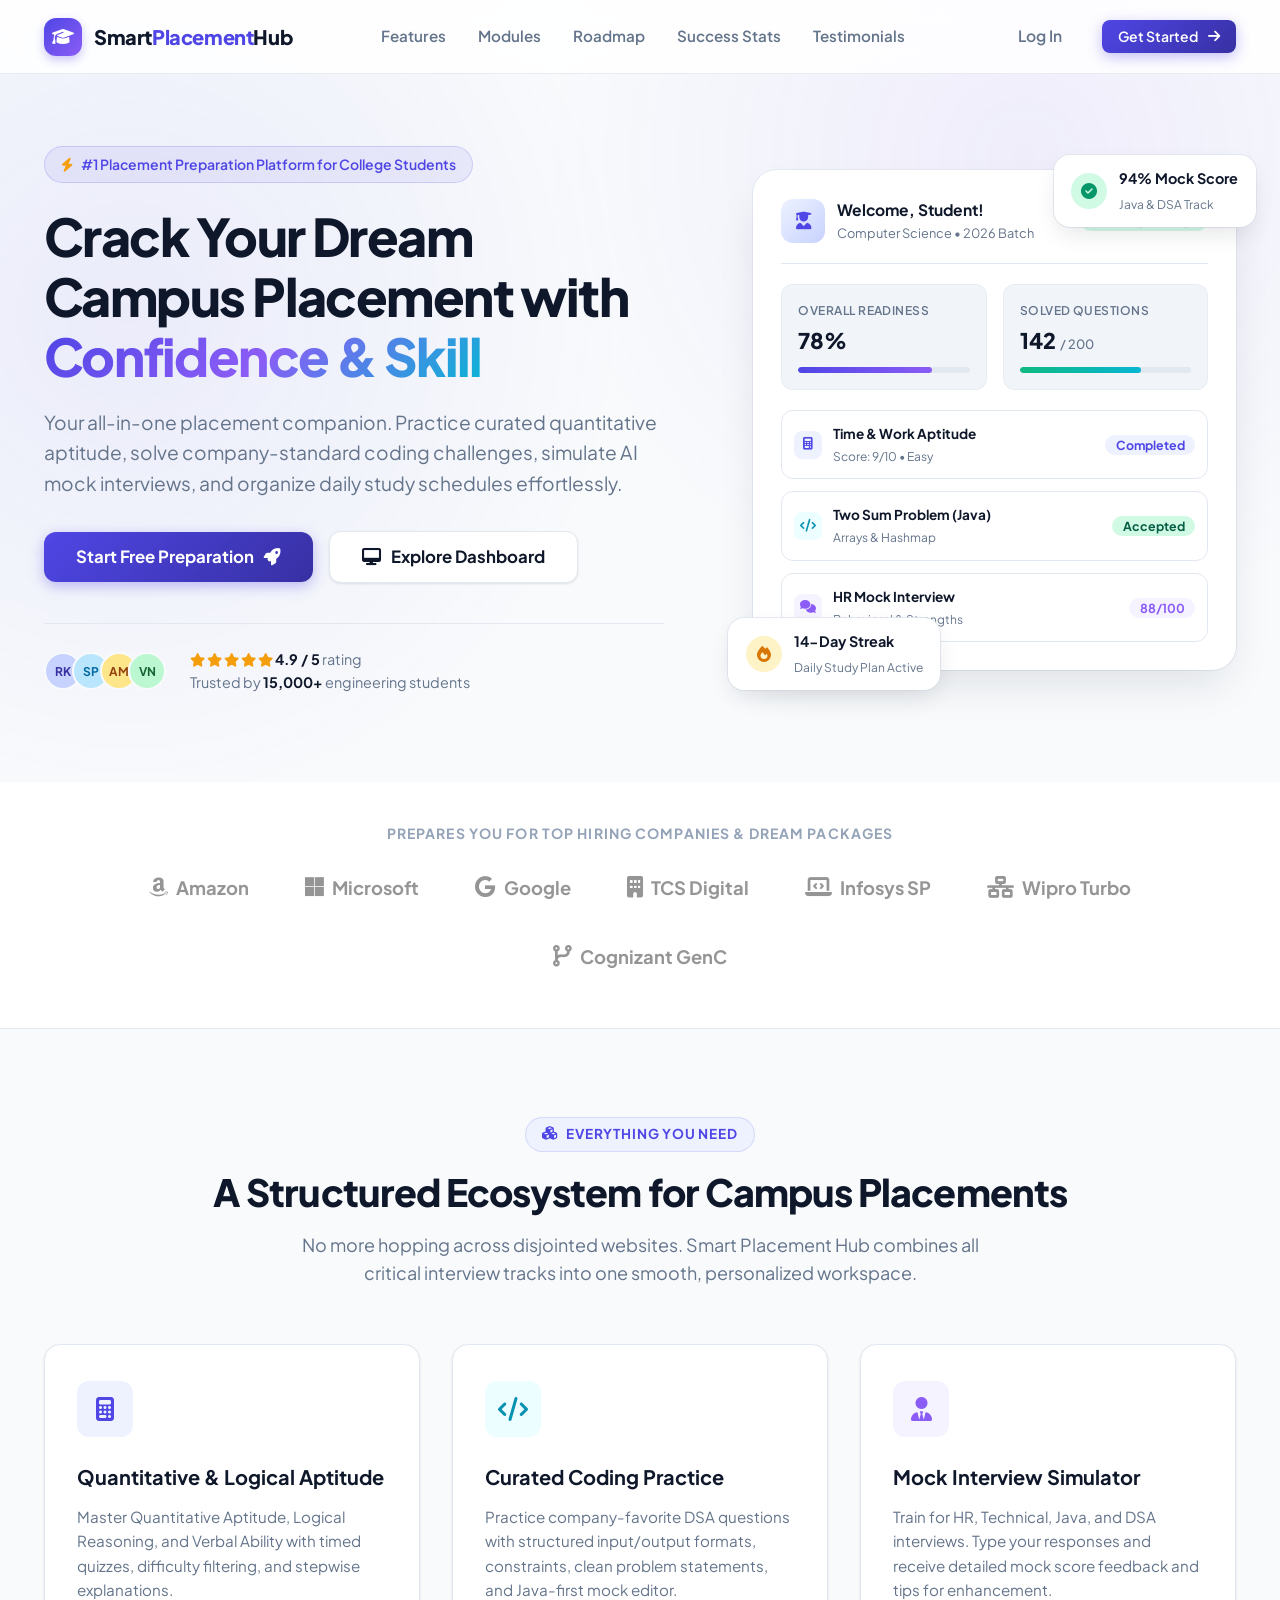
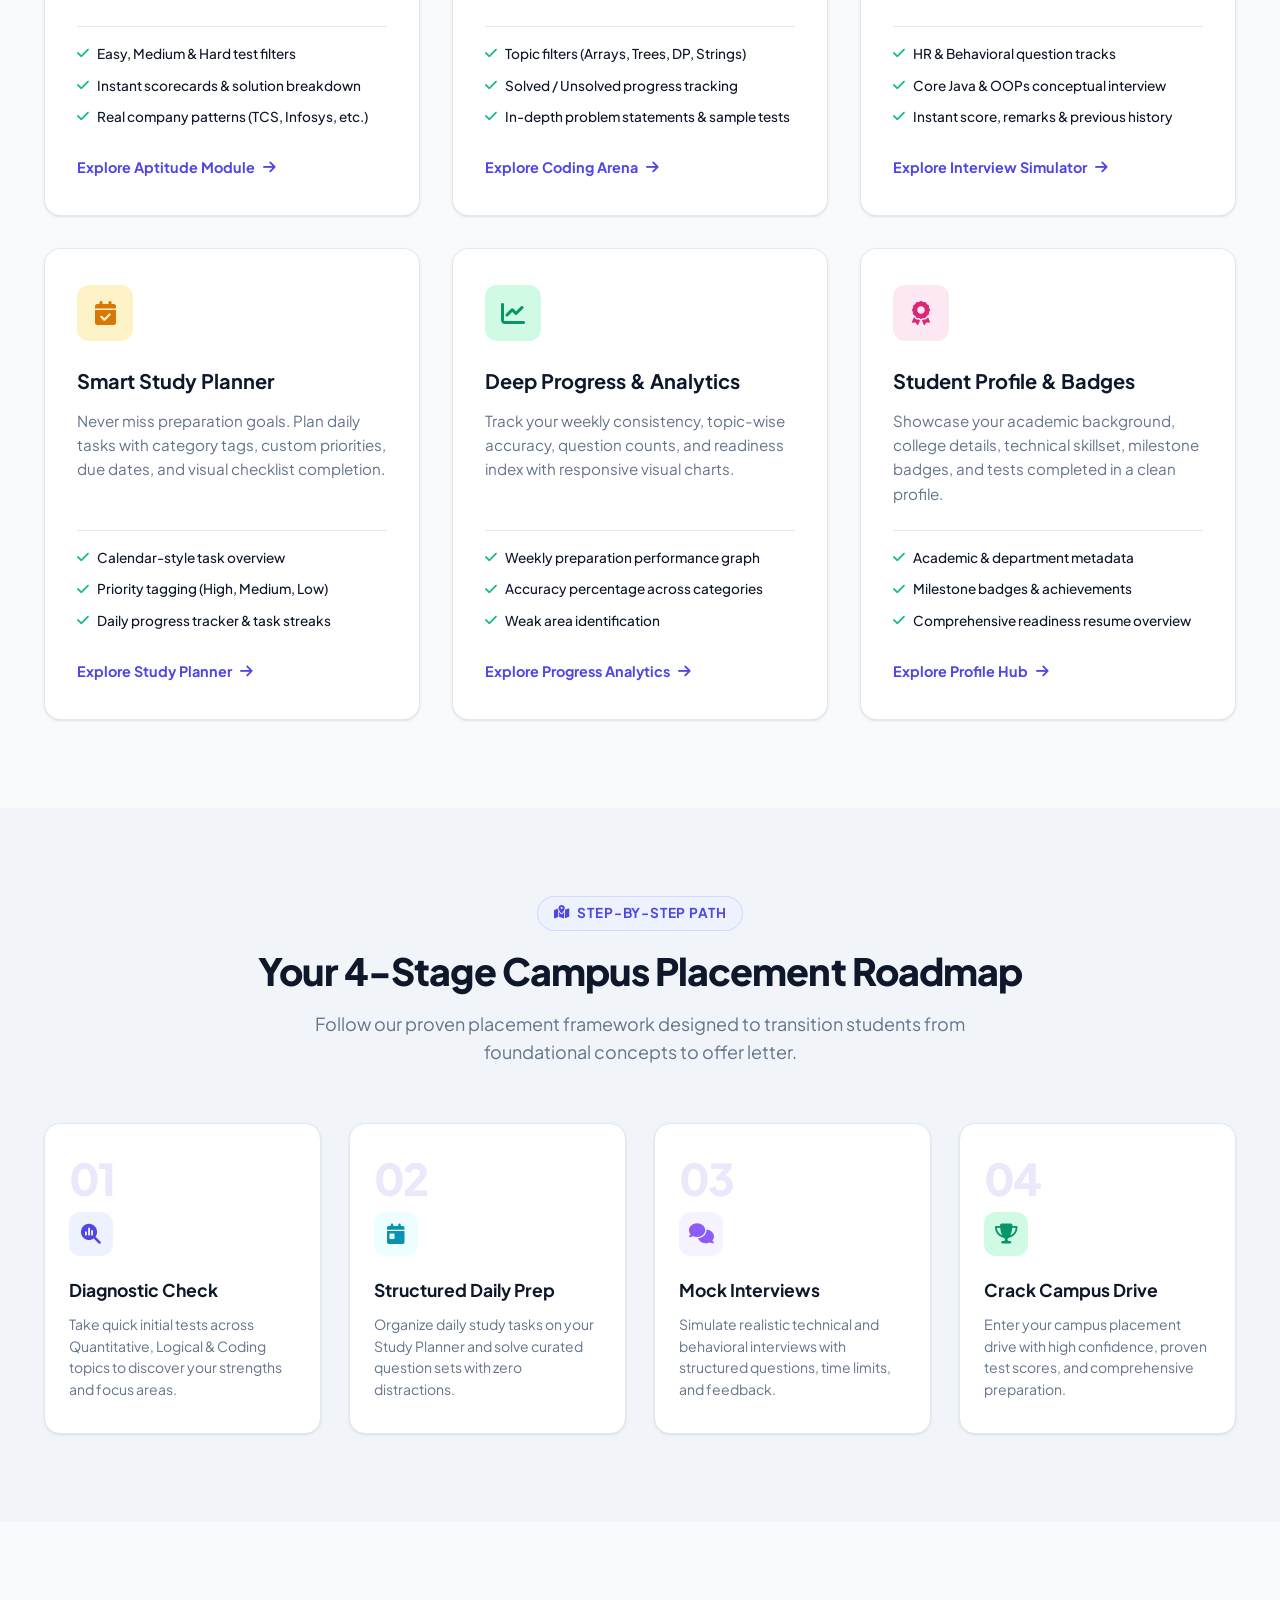
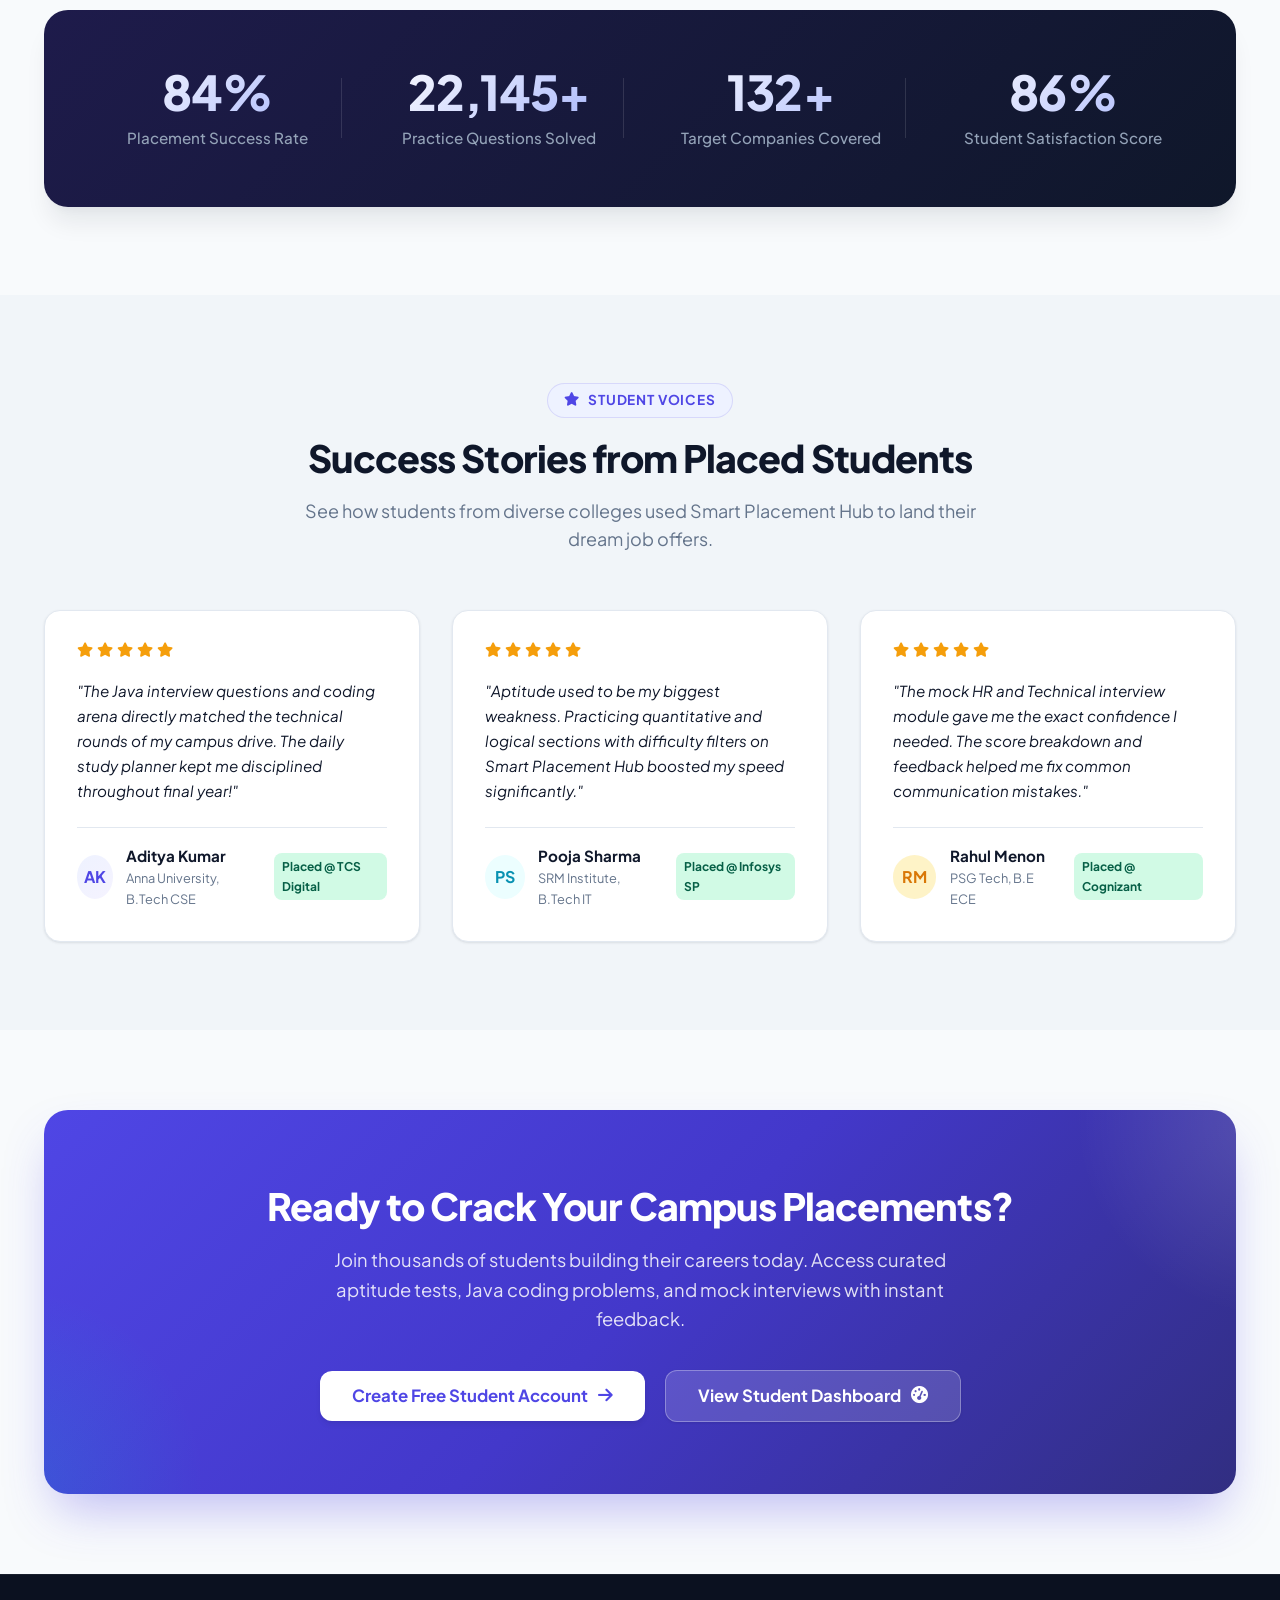
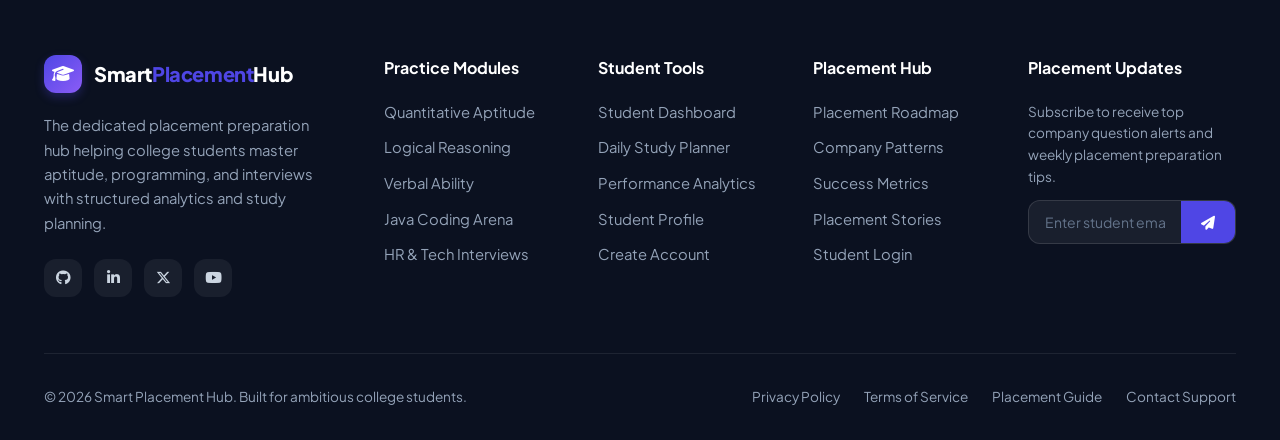
<file: index.html>
<!DOCTYPE html>
<html lang="en">
<head>
  <meta charset="UTF-8">
  <meta name="viewport" content="width=device-width, initial-scale=1.0">
  <meta name="description" content="Smart Placement Hub - Modern student placement preparation platform for mastering aptitude, coding challenges, mock interviews, and study planning.">
  <meta name="keywords" content="placement preparation, campus placements, aptitude practice, coding practice, mock interview, Java, DSA, study planner">
  <meta name="author" content="Smart Placement Hub">
  <title>Smart Placement Hub | Master Placements, Coding & Interviews</title>

  <!-- Google Fonts -->
  <link rel="preconnect" href="https://fonts.googleapis.com">
  <link rel="preconnect" href="https://fonts.gstatic.com" crossorigin>
  <link href="https://fonts.googleapis.com/css2?family=Inter:wght@300;400;500;600;700;800&family=Plus+Jakarta+Sans:wght@400;500;600;700;800&family=Fira+Code:wght@400;500&display=swap" rel="stylesheet">

  <!-- Font Awesome Icons -->
  <link rel="stylesheet" href="https://cdnjs.cloudflare.com/ajax/libs/font-awesome/6.5.1/css/all.min.css">

  <!-- Core & Responsive Styles -->
  <link rel="stylesheet" href="css/style.css">
  <link rel="stylesheet" href="css/responsive.css">
</head>
<body>

  <!-- Backdrop overlay for mobile drawer -->
  <div class="drawer-backdrop" id="drawerBackdrop"></div>

  <!-- =========================================================================
       1. Navigation Bar
       ========================================================================= -->
  <header class="navbar" id="mainNavbar">
    <div class="container nav-container">
      <!-- Brand Logo -->
      <a href="index.html" class="brand-logo" id="brandLogo">
        <div class="brand-icon-wrapper">
          <i class="fa-solid fa-graduation-cap"></i>
        </div>
        <span>Smart<span>Placement</span>Hub</span>
      </a>

      <!-- Desktop & Mobile Navigation Links -->
      <nav class="nav-menu" id="navMenu">
        <a href="#features" class="nav-link">Features</a>
        <a href="#modules" class="nav-link">Modules</a>
        <a href="#roadmap" class="nav-link">Roadmap</a>
        <a href="#stats" class="nav-link">Success Stats</a>
        <a href="#testimonials" class="nav-link">Testimonials</a>
      </nav>

      <!-- Action Buttons (Desktop) -->
      <div class="nav-actions">
        <a href="login.html" class="btn btn-ghost" id="navLoginBtn">Log In</a>
        <a href="register.html" class="btn btn-primary btn-sm" id="navRegisterBtn">
          <span>Get Started</span>
          <i class="fa-solid fa-arrow-right"></i>
        </a>
      </div>

      <!-- Hamburger Menu Toggle Button -->
      <button class="nav-toggle" id="navToggle" aria-label="Toggle Navigation Menu">
        <span></span>
        <span></span>
        <span></span>
      </button>
    </div>
  </header>

  <!-- =========================================================================
       2. Hero Section
       ========================================================================= -->
  <section class="hero-section" id="home">
    <div class="container">
      <div class="hero-grid">
        <!-- Hero Left Column: Copy & CTAs -->
        <div class="hero-content">
          <div class="hero-pill">
            <i class="fa-solid fa-bolt"></i>
            <span>#1 Placement Preparation Platform for College Students</span>
          </div>

          <h1 class="hero-title">
            Crack Your Dream Campus Placement with <span class="gradient-text">Confidence & Skill</span>
          </h1>

          <p class="hero-description">
            Your all-in-one placement companion. Practice curated quantitative aptitude, solve company-standard coding challenges, simulate AI mock interviews, and organize daily study schedules effortlessly.
          </p>

          <div class="hero-cta-group">
            <a href="register.html" class="btn btn-primary btn-lg" id="heroGetStartedBtn">
              <span>Start Free Preparation</span>
              <i class="fa-solid fa-rocket"></i>
            </a>
            <a href="dashboard.html" class="btn btn-secondary btn-lg" id="heroExploreDemoBtn">
              <i class="fa-solid fa-desktop"></i>
              <span>Explore Dashboard</span>
            </a>
          </div>

          <!-- Trust & Social Proof Stats -->
          <div class="hero-trust-row">
            <div class="avatar-stack">
              <div class="avatar" style="background-color: #C7D2FE; display: flex; align-items: center; justify-content: center; font-size: 0.75rem; font-weight: 700; color: #3730A3;">RK</div>
              <div class="avatar" style="background-color: #BAE6FD; display: flex; align-items: center; justify-content: center; font-size: 0.75rem; font-weight: 700; color: #0369A1;">SP</div>
              <div class="avatar" style="background-color: #FDE68A; display: flex; align-items: center; justify-content: center; font-size: 0.75rem; font-weight: 700; color: #92400E;">AM</div>
              <div class="avatar" style="background-color: #BBF7D0; display: flex; align-items: center; justify-content: center; font-size: 0.75rem; font-weight: 700; color: #166534;">VN</div>
            </div>
            <div class="trust-text">
              <div>
                <span class="trust-stars">
                  <i class="fa-solid fa-star"></i>
                  <i class="fa-solid fa-star"></i>
                  <i class="fa-solid fa-star"></i>
                  <i class="fa-solid fa-star"></i>
                  <i class="fa-solid fa-star"></i>
                </span>
                <strong>4.9 / 5</strong> rating
              </div>
              <span>Trusted by <strong>15,000+</strong> engineering students</span>
            </div>
          </div>
        </div>

        <!-- Hero Right Column: Interactive Dashboard Mockup Preview -->
        <div class="hero-visual">
          <!-- Floating Badge Top Right -->
          <div class="floating-badge floating-badge-1">
            <div class="badge-icon-wrap" style="background: #D1FAE5; color: #059669;">
              <i class="fa-solid fa-circle-check"></i>
            </div>
            <div class="badge-text-wrap">
              <strong>94% Mock Score</strong>
              <span>Java & DSA Track</span>
            </div>
          </div>

          <!-- Floating Badge Bottom Left -->
          <div class="floating-badge floating-badge-2">
            <div class="badge-icon-wrap" style="background: #FEF3C7; color: #D97706;">
              <i class="fa-solid fa-fire"></i>
            </div>
            <div class="badge-text-wrap">
              <strong>14-Day Streak</strong>
              <span>Daily Study Plan Active</span>
            </div>
          </div>

          <!-- Main Dashboard Preview Card -->
          <div class="hero-card-preview">
            <div class="preview-header">
              <div class="preview-user-info">
                <div class="preview-avatar">
                  <i class="fa-solid fa-user-graduate"></i>
                </div>
                <div class="preview-user-meta">
                  <h4>Welcome, Student!</h4>
                  <p>Computer Science • 2026 Batch</p>
                </div>
              </div>
              <span class="badge badge-success"><i class="fa-solid fa-shield-halved"></i> Ready for Day 1</span>
            </div>

            <div class="preview-stats-grid">
              <div class="preview-stat-box">
                <div class="label">Overall Readiness</div>
                <div class="value">78%</div>
                <div class="progress-bar-sm">
                  <div class="progress-fill" style="width: 78%;"></div>
                </div>
              </div>
              <div class="preview-stat-box">
                <div class="label">Solved Questions</div>
                <div class="value">142 <span style="font-size: 0.8rem; color: var(--text-muted); font-weight: 500;">/ 200</span></div>
                <div class="progress-bar-sm">
                  <div class="progress-fill" style="width: 71%; background: linear-gradient(90deg, #10B981, #06B6D4);"></div>
                </div>
              </div>
            </div>

            <!-- Recent Activity Snippets -->
            <div class="preview-activity-list">
              <div class="preview-activity-item">
                <div class="activity-left">
                  <div class="activity-icon" style="background: #EEF2FF; color: #4F46E5;">
                    <i class="fa-solid fa-calculator"></i>
                  </div>
                  <div>
                    <strong style="display: block; font-size: 0.85rem;">Time & Work Aptitude</strong>
                    <span style="font-size: 0.75rem; color: var(--text-muted);">Score: 9/10 • Easy</span>
                  </div>
                </div>
                <span class="badge badge-primary">Completed</span>
              </div>

              <div class="preview-activity-item">
                <div class="activity-left">
                  <div class="activity-icon" style="background: #ECFEFF; color: #0891B2;">
                    <i class="fa-solid fa-code"></i>
                  </div>
                  <div>
                    <strong style="display: block; font-size: 0.85rem;">Two Sum Problem (Java)</strong>
                    <span style="font-size: 0.75rem; color: var(--text-muted);">Arrays & Hashmap</span>
                  </div>
                </div>
                <span class="badge badge-success">Accepted</span>
              </div>

              <div class="preview-activity-item">
                <div class="activity-left">
                  <div class="activity-icon" style="background: #F5F3FF; color: #8B5CF6;">
                    <i class="fa-solid fa-comments"></i>
                  </div>
                  <div>
                    <strong style="display: block; font-size: 0.85rem;">HR Mock Interview</strong>
                    <span style="font-size: 0.75rem; color: var(--text-muted);">Behavioral & Strengths</span>
                  </div>
                </div>
                <span class="badge badge-purple">88/100</span>
              </div>
            </div>
          </div>
        </div>
      </div>
    </div>
  </section>

  <!-- =========================================================================
       3. Placement Partner Company Logos
       ========================================================================= -->
  <section class="trust-brands-section">
    <div class="container">
      <div class="trust-brands-title">Prepares you for top hiring companies & dream packages</div>
      <div class="brands-grid">
        <div class="brand-item"><i class="fa-brands fa-amazon"></i> Amazon</div>
        <div class="brand-item"><i class="fa-brands fa-microsoft"></i> Microsoft</div>
        <div class="brand-item"><i class="fa-brands fa-google"></i> Google</div>
        <div class="brand-item"><i class="fa-solid fa-building"></i> TCS Digital</div>
        <div class="brand-item"><i class="fa-solid fa-laptop-code"></i> Infosys SP</div>
        <div class="brand-item"><i class="fa-solid fa-network-wired"></i> Wipro Turbo</div>
        <div class="brand-item"><i class="fa-solid fa-code-branch"></i> Cognizant GenC</div>
      </div>
    </div>
  </section>

  <!-- =========================================================================
       4. Core Modules & Key Features
       ========================================================================= -->
  <section class="section" id="features">
    <div class="container">
      <div class="text-center">
        <span class="section-tag"><i class="fa-solid fa-cubes"></i> Everything You Need</span>
        <h2 class="section-title">A Structured Ecosystem for Campus Placements</h2>
        <p class="section-subtitle">
          No more hopping across disjointed websites. Smart Placement Hub combines all critical interview tracks into one smooth, personalized workspace.
        </p>
      </div>

      <div class="features-grid" id="modules">
        <!-- Feature 1: Aptitude Practice -->
        <div class="feature-card">
          <div class="feature-icon-box" style="background: #EEF2FF; color: #4F46E5;">
            <i class="fa-solid fa-calculator"></i>
          </div>
          <h3>Quantitative & Logical Aptitude</h3>
          <p>
            Master Quantitative Aptitude, Logical Reasoning, and Verbal Ability with timed quizzes, difficulty filtering, and stepwise explanations.
          </p>
          <div class="feature-highlights">
            <div class="feature-highlight-item"><i class="fa-solid fa-check"></i> Easy, Medium & Hard test filters</div>
            <div class="feature-highlight-item"><i class="fa-solid fa-check"></i> Instant scorecards & solution breakdown</div>
            <div class="feature-highlight-item"><i class="fa-solid fa-check"></i> Real company patterns (TCS, Infosys, etc.)</div>
          </div>
          <a href="aptitude.html" class="feature-link">
            Explore Aptitude Module <i class="fa-solid fa-arrow-right"></i>
          </a>
        </div>

        <!-- Feature 2: Coding Practice -->
        <div class="feature-card">
          <div class="feature-icon-box" style="background: #ECFEFF; color: #0891B2;">
            <i class="fa-solid fa-code"></i>
          </div>
          <h3>Curated Coding Practice</h3>
          <p>
            Practice company-favorite DSA questions with structured input/output formats, constraints, clean problem statements, and Java-first mock editor.
          </p>
          <div class="feature-highlights">
            <div class="feature-highlight-item"><i class="fa-solid fa-check"></i> Topic filters (Arrays, Trees, DP, Strings)</div>
            <div class="feature-highlight-item"><i class="fa-solid fa-check"></i> Solved / Unsolved progress tracking</div>
            <div class="feature-highlight-item"><i class="fa-solid fa-check"></i> In-depth problem statements & sample tests</div>
          </div>
          <a href="coding.html" class="feature-link">
            Explore Coding Arena <i class="fa-solid fa-arrow-right"></i>
          </a>
        </div>

        <!-- Feature 3: Mock Interview Simulator -->
        <div class="feature-card">
          <div class="feature-icon-box" style="background: #F5F3FF; color: #8B5CF6;">
            <i class="fa-solid fa-user-tie"></i>
          </div>
          <h3>Mock Interview Simulator</h3>
          <p>
            Train for HR, Technical, Java, and DSA interviews. Type your responses and receive detailed mock score feedback and tips for enhancement.
          </p>
          <div class="feature-highlights">
            <div class="feature-highlight-item"><i class="fa-solid fa-check"></i> HR & Behavioral question tracks</div>
            <div class="feature-highlight-item"><i class="fa-solid fa-check"></i> Core Java & OOPs conceptual interview</div>
            <div class="feature-highlight-item"><i class="fa-solid fa-check"></i> Instant score, remarks & previous history</div>
          </div>
          <a href="interview.html" class="feature-link">
            Explore Interview Simulator <i class="fa-solid fa-arrow-right"></i>
          </a>
        </div>

        <!-- Feature 4: Study Planner -->
        <div class="feature-card">
          <div class="feature-icon-box" style="background: #FEF3C7; color: #D97706;">
            <i class="fa-solid fa-calendar-check"></i>
          </div>
          <h3>Smart Study Planner</h3>
          <p>
            Never miss preparation goals. Plan daily tasks with category tags, custom priorities, due dates, and visual checklist completion.
          </p>
          <div class="feature-highlights">
            <div class="feature-highlight-item"><i class="fa-solid fa-check"></i> Calendar-style task overview</div>
            <div class="feature-highlight-item"><i class="fa-solid fa-check"></i> Priority tagging (High, Medium, Low)</div>
            <div class="feature-highlight-item"><i class="fa-solid fa-check"></i> Daily progress tracker & task streaks</div>
          </div>
          <a href="planner.html" class="feature-link">
            Explore Study Planner <i class="fa-solid fa-arrow-right"></i>
          </a>
        </div>

        <!-- Feature 5: Progress & Analytics -->
        <div class="feature-card">
          <div class="feature-icon-box" style="background: #D1FAE5; color: #059669;">
            <i class="fa-solid fa-chart-line"></i>
          </div>
          <h3>Deep Progress & Analytics</h3>
          <p>
            Track your weekly consistency, topic-wise accuracy, question counts, and readiness index with responsive visual charts.
          </p>
          <div class="feature-highlights">
            <div class="feature-highlight-item"><i class="fa-solid fa-check"></i> Weekly preparation performance graph</div>
            <div class="feature-highlight-item"><i class="fa-solid fa-check"></i> Accuracy percentage across categories</div>
            <div class="feature-highlight-item"><i class="fa-solid fa-check"></i> Weak area identification</div>
          </div>
          <a href="progress.html" class="feature-link">
            Explore Progress Analytics <i class="fa-solid fa-arrow-right"></i>
          </a>
        </div>

        <!-- Feature 6: Student Profile & Achievements -->
        <div class="feature-card">
          <div class="feature-icon-box" style="background: #FCE7F3; color: #DB2777;">
            <i class="fa-solid fa-award"></i>
          </div>
          <h3>Student Profile & Badges</h3>
          <p>
            Showcase your academic background, college details, technical skillset, milestone badges, and tests completed in a clean profile.
          </p>
          <div class="feature-highlights">
            <div class="feature-highlight-item"><i class="fa-solid fa-check"></i> Academic & department metadata</div>
            <div class="feature-highlight-item"><i class="fa-solid fa-check"></i> Milestone badges & achievements</div>
            <div class="feature-highlight-item"><i class="fa-solid fa-check"></i> Comprehensive readiness resume overview</div>
          </div>
          <a href="profile.html" class="feature-link">
            Explore Profile Hub <i class="fa-solid fa-arrow-right"></i>
          </a>
        </div>
      </div>
    </div>
  </section>

  <!-- =========================================================================
       5. Preparation Roadmap ("How It Works")
       ========================================================================= -->
  <section class="section section-subtle" id="roadmap">
    <div class="container">
      <div class="text-center">
        <span class="section-tag"><i class="fa-solid fa-map-location-dot"></i> Step-by-Step Path</span>
        <h2 class="section-title">Your 4-Stage Campus Placement Roadmap</h2>
        <p class="section-subtitle">
          Follow our proven placement framework designed to transition students from foundational concepts to offer letter.
        </p>
      </div>

      <div class="roadmap-steps-grid">
        <!-- Step 1 -->
        <div class="roadmap-card">
          <div class="step-number">01</div>
          <div class="step-icon-wrap">
            <i class="fa-solid fa-magnifying-glass-chart"></i>
          </div>
          <h4>Diagnostic Check</h4>
          <p>Take quick initial tests across Quantitative, Logical & Coding topics to discover your strengths and focus areas.</p>
        </div>

        <!-- Step 2 -->
        <div class="roadmap-card">
          <div class="step-number">02</div>
          <div class="step-icon-wrap" style="background: #ECFEFF; color: #0891B2;">
            <i class="fa-solid fa-calendar-day"></i>
          </div>
          <h4>Structured Daily Prep</h4>
          <p>Organize daily study tasks on your Study Planner and solve curated question sets with zero distractions.</p>
        </div>

        <!-- Step 3 -->
        <div class="roadmap-card">
          <div class="step-number">03</div>
          <div class="step-icon-wrap" style="background: #F5F3FF; color: #8B5CF6;">
            <i class="fa-solid fa-comments"></i>
          </div>
          <h4>Mock Interviews</h4>
          <p>Simulate realistic technical and behavioral interviews with structured questions, time limits, and feedback.</p>
        </div>

        <!-- Step 4 -->
        <div class="roadmap-card">
          <div class="step-number">04</div>
          <div class="step-icon-wrap" style="background: #D1FAE5; color: #059669;">
            <i class="fa-solid fa-trophy"></i>
          </div>
          <h4>Crack Campus Drive</h4>
          <p>Enter your campus placement drive with high confidence, proven test scores, and comprehensive preparation.</p>
        </div>
      </div>
    </div>
  </section>

  <!-- =========================================================================
       6. Placement Statistics Banner
       ========================================================================= -->
  <section class="section" id="stats">
    <div class="container">
      <div class="stats-banner">
        <div class="stats-grid">
          <div class="stat-item">
            <div class="stat-value" data-counter-target="95" data-counter-suffix="%">0%</div>
            <div class="stat-label">Placement Success Rate</div>
          </div>
          <div class="stat-item">
            <div class="stat-value" data-counter-target="25000" data-counter-suffix="+">0</div>
            <div class="stat-label">Practice Questions Solved</div>
          </div>
          <div class="stat-item">
            <div class="stat-value" data-counter-target="150" data-counter-suffix="+">0</div>
            <div class="stat-label">Target Companies Covered</div>
          </div>
          <div class="stat-item">
            <div class="stat-value" data-counter-target="98" data-counter-suffix="%">0%</div>
            <div class="stat-label">Student Satisfaction Score</div>
          </div>
        </div>
      </div>
    </div>
  </section>

  <!-- =========================================================================
       7. Student Testimonials / Placed Reviews
       ========================================================================= -->
  <section class="section section-subtle" id="testimonials">
    <div class="container">
      <div class="text-center">
        <span class="section-tag"><i class="fa-solid fa-star"></i> Student Voices</span>
        <h2 class="section-title">Success Stories from Placed Students</h2>
        <p class="section-subtitle">
          See how students from diverse colleges used Smart Placement Hub to land their dream job offers.
        </p>
      </div>

      <div class="testimonials-grid">
        <!-- Testimonial 1 -->
        <div class="testimonial-card">
          <div>
            <div class="testimonial-stars">
              <i class="fa-solid fa-star"></i>
              <i class="fa-solid fa-star"></i>
              <i class="fa-solid fa-star"></i>
              <i class="fa-solid fa-star"></i>
              <i class="fa-solid fa-star"></i>
            </div>
            <p class="testimonial-quote">
              "The Java interview questions and coding arena directly matched the technical rounds of my campus drive. The daily study planner kept me disciplined throughout final year!"
            </p>
          </div>
          <div class="testimonial-author">
            <div class="author-avatar">AK</div>
            <div class="author-info">
              <h4>Aditya Kumar</h4>
              <p>Anna University, B.Tech CSE</p>
            </div>
            <span class="placement-badge">Placed @ TCS Digital</span>
          </div>
        </div>

        <!-- Testimonial 2 -->
        <div class="testimonial-card">
          <div>
            <div class="testimonial-stars">
              <i class="fa-solid fa-star"></i>
              <i class="fa-solid fa-star"></i>
              <i class="fa-solid fa-star"></i>
              <i class="fa-solid fa-star"></i>
              <i class="fa-solid fa-star"></i>
            </div>
            <p class="testimonial-quote">
              "Aptitude used to be my biggest weakness. Practicing quantitative and logical sections with difficulty filters on Smart Placement Hub boosted my speed significantly."
            </p>
          </div>
          <div class="testimonial-author">
            <div class="author-avatar" style="background: #ECFEFF; color: #0891B2;">PS</div>
            <div class="author-info">
              <h4>Pooja Sharma</h4>
              <p>SRM Institute, B.Tech IT</p>
            </div>
            <span class="placement-badge">Placed @ Infosys SP</span>
          </div>
        </div>

        <!-- Testimonial 3 -->
        <div class="testimonial-card">
          <div>
            <div class="testimonial-stars">
              <i class="fa-solid fa-star"></i>
              <i class="fa-solid fa-star"></i>
              <i class="fa-solid fa-star"></i>
              <i class="fa-solid fa-star"></i>
              <i class="fa-solid fa-star"></i>
            </div>
            <p class="testimonial-quote">
              "The mock HR and Technical interview module gave me the exact confidence I needed. The score breakdown and feedback helped me fix common communication mistakes."
            </p>
          </div>
          <div class="testimonial-author">
            <div class="author-avatar" style="background: #FEF3C7; color: #D97706;">RM</div>
            <div class="author-info">
              <h4>Rahul Menon</h4>
              <p>PSG Tech, B.E ECE</p>
            </div>
            <span class="placement-badge">Placed @ Cognizant</span>
          </div>
        </div>
      </div>
    </div>
  </section>

  <!-- =========================================================================
       8. Call to Action Banner
       ========================================================================= -->
  <section class="cta-section">
    <div class="container">
      <div class="cta-box">
        <h2 class="section-title">Ready to Crack Your Campus Placements?</h2>
        <p>
          Join thousands of students building their careers today. Access curated aptitude tests, Java coding problems, and mock interviews with instant feedback.
        </p>
        <div class="cta-actions">
          <a href="register.html" class="btn btn-white btn-lg" id="ctaRegisterBtn">
            <span>Create Free Student Account</span>
            <i class="fa-solid fa-arrow-right"></i>
          </a>
          <a href="dashboard.html" class="btn btn-secondary btn-lg" style="background: rgba(255,255,255,0.15); color: #FFFFFF; border-color: rgba(255,255,255,0.3);" id="ctaDashboardBtn">
            <span>View Student Dashboard</span>
            <i class="fa-solid fa-gauge-high"></i>
          </a>
        </div>
      </div>
    </div>
  </section>

  <!-- =========================================================================
       9. Footer
       ========================================================================= -->
  <footer class="footer">
    <div class="container">
      <div class="footer-grid">
        <!-- Col 1: Brand Info -->
        <div class="footer-brand">
          <a href="index.html" class="brand-logo" style="color: #FFFFFF;">
            <div class="brand-icon-wrapper">
              <i class="fa-solid fa-graduation-cap"></i>
            </div>
            <span>Smart<span>Placement</span>Hub</span>
          </a>
          <p>
            The dedicated placement preparation hub helping college students master aptitude, programming, and interviews with structured analytics and study planning.
          </p>
          <div class="footer-socials">
            <a href="#" class="social-btn" aria-label="GitHub"><i class="fa-brands fa-github"></i></a>
            <a href="#" class="social-btn" aria-label="LinkedIn"><i class="fa-brands fa-linkedin-in"></i></a>
            <a href="#" class="social-btn" aria-label="Twitter"><i class="fa-brands fa-x-twitter"></i></a>
            <a href="#" class="social-btn" aria-label="YouTube"><i class="fa-brands fa-youtube"></i></a>
          </div>
        </div>

        <!-- Col 2: Practice Modules -->
        <div class="footer-col">
          <h4>Practice Modules</h4>
          <div class="footer-links">
            <a href="aptitude.html">Quantitative Aptitude</a>
            <a href="aptitude.html">Logical Reasoning</a>
            <a href="aptitude.html">Verbal Ability</a>
            <a href="coding.html">Java Coding Arena</a>
            <a href="interview.html">HR & Tech Interviews</a>
          </div>
        </div>

        <!-- Col 3: Student Tools -->
        <div class="footer-col">
          <h4>Student Tools</h4>
          <div class="footer-links">
            <a href="dashboard.html">Student Dashboard</a>
            <a href="planner.html">Daily Study Planner</a>
            <a href="progress.html">Performance Analytics</a>
            <a href="profile.html">Student Profile</a>
            <a href="register.html">Create Account</a>
          </div>
        </div>

        <!-- Col 4: Resources -->
        <div class="footer-col">
          <h4>Placement Hub</h4>
          <div class="footer-links">
            <a href="#roadmap">Placement Roadmap</a>
            <a href="#features">Company Patterns</a>
            <a href="#stats">Success Metrics</a>
            <a href="#testimonials">Placement Stories</a>
            <a href="login.html">Student Login</a>
          </div>
        </div>

        <!-- Col 5: Newsletter -->
        <div class="footer-col">
          <h4>Placement Updates</h4>
          <p style="color: #94A3B8; font-size: 0.85rem; margin-bottom: 0.75rem;">
            Subscribe to receive top company question alerts and weekly placement preparation tips.
          </p>
          <form class="newsletter-form" id="newsletterForm">
            <div class="newsletter-input-group">
              <input type="email" placeholder="Enter student email" required>
              <button type="submit" aria-label="Subscribe"><i class="fa-solid fa-paper-plane"></i></button>
            </div>
          </form>
        </div>
      </div>

      <!-- Bottom Bar -->
      <div class="footer-bottom">
        <div>
          &copy; 2026 Smart Placement Hub. Built for ambitious college students.
        </div>
        <div class="footer-bottom-links">
          <a href="#">Privacy Policy</a>
          <a href="#">Terms of Service</a>
          <a href="#">Placement Guide</a>
          <a href="mailto:support@smartplacementhub.com">Contact Support</a>
        </div>
      </div>
    </div>
  </footer>

  <!-- Scripts -->
  <script src="js/main.js"></script>
</body>
</html>
</file>
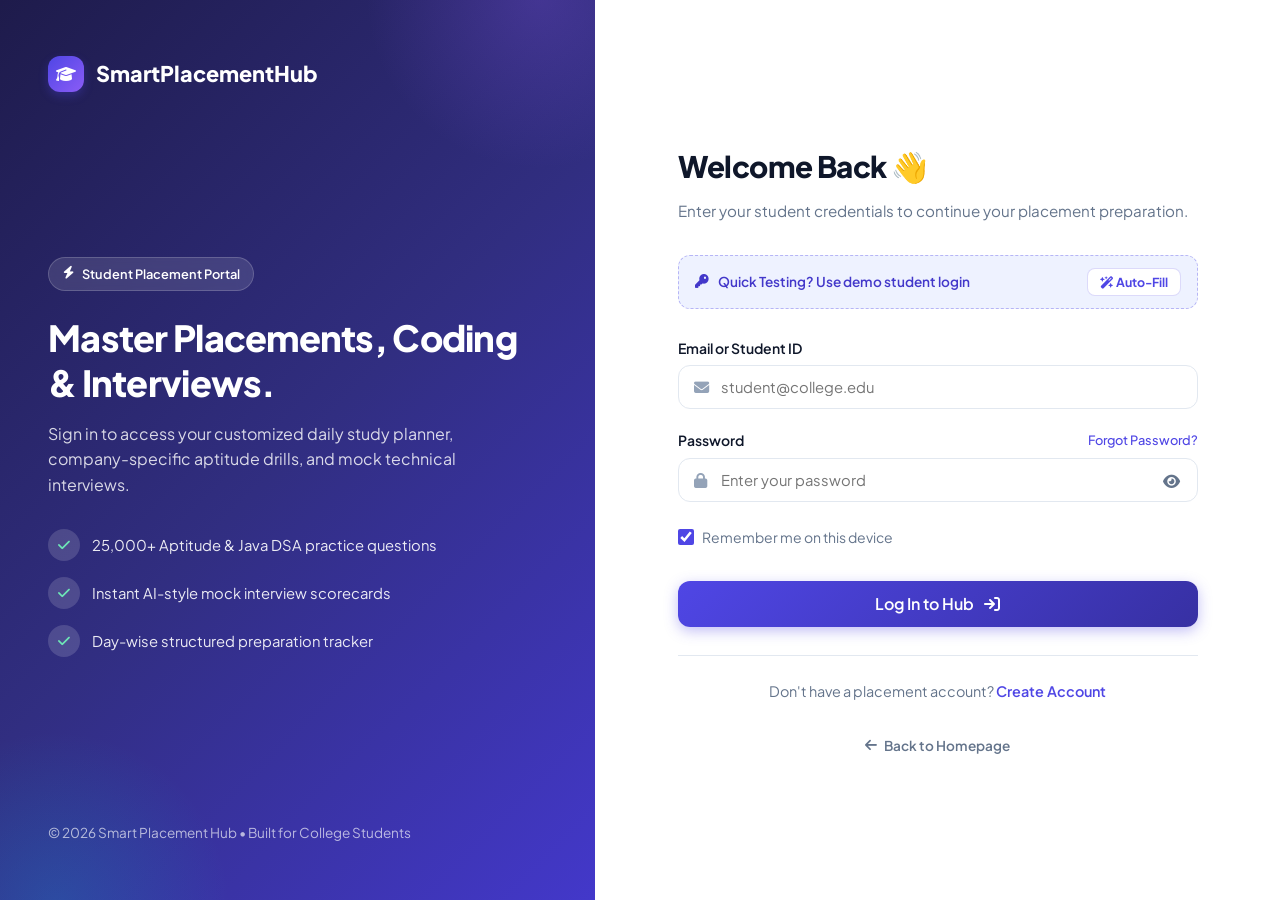
<file: login.html>
<!DOCTYPE html>
<html lang="en">
<head>
  <meta charset="UTF-8">
  <meta name="viewport" content="width=device-width, initial-scale=1.0">
  <meta name="description" content="Student Login - Smart Placement Hub">
  <title>Student Login | Smart Placement Hub</title>

  <!-- Google Fonts -->
  <link rel="preconnect" href="https://fonts.googleapis.com">
  <link rel="preconnect" href="https://fonts.gstatic.com" crossorigin>
  <link href="https://fonts.googleapis.com/css2?family=Inter:wght@300;400;500;600;700;800&family=Plus+Jakarta+Sans:wght@400;500;600;700;800&display=swap" rel="stylesheet">

  <!-- Font Awesome Icons -->
  <link rel="stylesheet" href="https://cdnjs.cloudflare.com/ajax/libs/font-awesome/6.5.1/css/all.min.css">

  <!-- Core & Auth Styles -->
  <link rel="stylesheet" href="css/style.css">
  <link rel="stylesheet" href="css/auth.css">
  <link rel="stylesheet" href="css/responsive.css">
</head>
<body class="auth-body">

  <div class="auth-container">
    <!-- Left Decorative Side Panel -->
    <aside class="auth-sidebar">
      <a href="index.html" class="auth-sidebar-brand" id="authBrandLogo">
        <div class="brand-icon-wrapper" style="width: 36px; height: 36px; font-size: 1rem;">
          <i class="fa-solid fa-graduation-cap"></i>
        </div>
        <span>Smart<span>Placement</span>Hub</span>
      </a>

      <div class="auth-sidebar-content">
        <div class="auth-sidebar-tag">
          <i class="fa-solid fa-bolt"></i> Student Placement Portal
        </div>
        <h1 class="auth-sidebar-title">
          Master Placements, Coding & Interviews.
        </h1>
        <p class="auth-sidebar-desc">
          Sign in to access your customized daily study planner, company-specific aptitude drills, and mock technical interviews.
        </p>

        <div class="auth-feature-list">
          <div class="auth-feature-item">
            <div class="auth-feature-icon"><i class="fa-solid fa-check"></i></div>
            <span>25,000+ Aptitude & Java DSA practice questions</span>
          </div>
          <div class="auth-feature-item">
            <div class="auth-feature-icon"><i class="fa-solid fa-check"></i></div>
            <span>Instant AI-style mock interview scorecards</span>
          </div>
          <div class="auth-feature-item">
            <div class="auth-feature-icon"><i class="fa-solid fa-check"></i></div>
            <span>Day-wise structured preparation tracker</span>
          </div>
        </div>
      </div>

      <div class="auth-sidebar-footer">
        &copy; 2026 Smart Placement Hub • Built for College Students
      </div>
    </aside>

    <!-- Right Form Panel -->
    <main class="auth-main">
      <div class="auth-card-inner">
        
        <!-- Header -->
        <div class="auth-header">
          <h2>Welcome Back 👋</h2>
          <p>Enter your student credentials to continue your placement preparation.</p>
        </div>

        <!-- Demo Account Quick Fill Helper -->
        <div class="demo-account-box">
          <div class="demo-account-info">
            <i class="fa-solid fa-key"></i>
            <span>Quick Testing? Use demo student login</span>
          </div>
          <button type="button" class="demo-fill-btn" id="demoFillBtn">
            <i class="fa-solid fa-wand-magic-sparkles"></i> Auto-Fill
          </button>
        </div>

        <!-- Login Form -->
        <form class="auth-form" id="loginForm" novalidate>
          
          <!-- Email / Username -->
          <div class="form-group">
            <label for="loginEmail" class="form-label">Email or Student ID</label>
            <div class="input-wrapper">
              <input 
                type="email" 
                id="loginEmail" 
                class="form-control" 
                placeholder="student@college.edu" 
                autocomplete="email"
                required
              >
              <i class="fa-solid fa-envelope input-icon"></i>
            </div>
            <div class="form-feedback"></div>
          </div>

          <!-- Password -->
          <div class="form-group">
            <div class="form-label">
              <label for="loginPassword">Password</label>
              <a href="#" class="auth-link" style="font-size: 0.8rem; font-weight: 500;" id="forgotPasswordLink">Forgot Password?</a>
            </div>
            <div class="input-wrapper">
              <input 
                type="password" 
                id="loginPassword" 
                class="form-control" 
                placeholder="Enter your password" 
                autocomplete="current-password"
                required
              >
              <i class="fa-solid fa-lock input-icon"></i>
              <button 
                type="button" 
                class="password-toggle-btn" 
                data-target="loginPassword" 
                aria-label="Toggle password visibility"
              >
                <i class="fa-solid fa-eye"></i>
              </button>
            </div>
            <div class="form-feedback"></div>
          </div>

          <!-- Options Row: Remember Me -->
          <div class="form-options-row">
            <label class="custom-checkbox-label">
              <input type="checkbox" id="rememberMe" checked>
              <span>Remember me on this device</span>
            </label>
          </div>

          <!-- Submit Button -->
          <button type="submit" class="btn btn-primary auth-submit-btn" id="loginSubmitBtn">
            <span>Log In to Hub</span>
            <i class="fa-solid fa-arrow-right-to-bracket"></i>
          </button>
        </form>

        <!-- Register Link Prompt -->
        <div class="auth-footer-prompt">
          Don't have a placement account? 
          <a href="register.html" class="auth-link">Create Account</a>
        </div>

        <div class="text-center" style="margin-top: 1rem;">
          <a href="index.html" class="back-home-link">
            <i class="fa-solid fa-arrow-left"></i> Back to Homepage
          </a>
        </div>

      </div>
    </main>
  </div>

  <!-- Client Script -->
  <script src="js/login.js"></script>
</body>
</html>
</file>
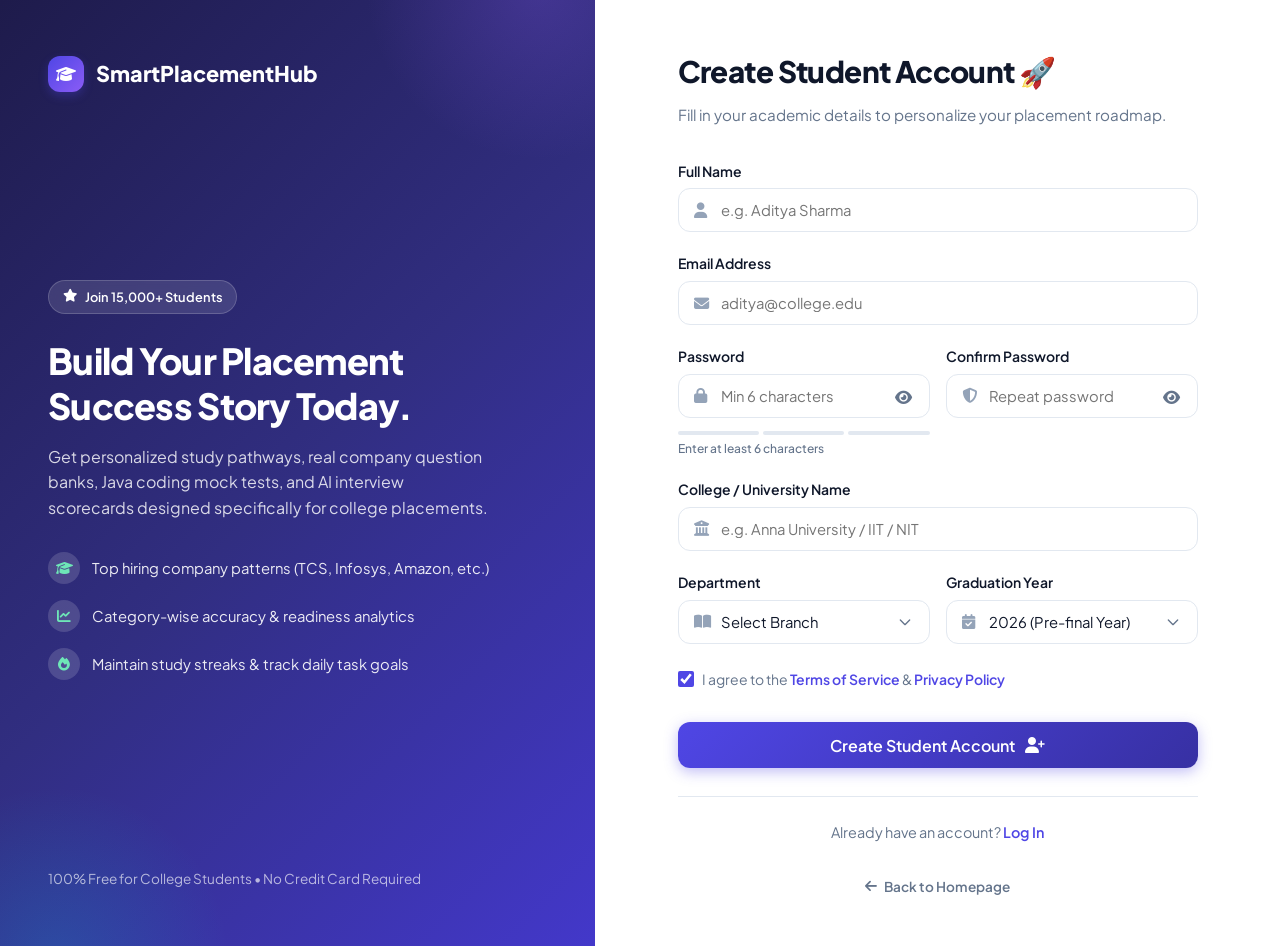
<file: register.html>
<!DOCTYPE html>
<html lang="en">
<head>
  <meta charset="UTF-8">
  <meta name="viewport" content="width=device-width, initial-scale=1.0">
  <meta name="description" content="Student Registration - Smart Placement Hub">
  <title>Student Registration | Smart Placement Hub</title>

  <!-- Google Fonts -->
  <link rel="preconnect" href="https://fonts.googleapis.com">
  <link rel="preconnect" href="https://fonts.gstatic.com" crossorigin>
  <link href="https://fonts.googleapis.com/css2?family=Inter:wght@300;400;500;600;700;800&family=Plus+Jakarta+Sans:wght@400;500;600;700;800&display=swap" rel="stylesheet">

  <!-- Font Awesome Icons -->
  <link rel="stylesheet" href="https://cdnjs.cloudflare.com/ajax/libs/font-awesome/6.5.1/css/all.min.css">

  <!-- Core & Auth Styles -->
  <link rel="stylesheet" href="css/style.css">
  <link rel="stylesheet" href="css/auth.css">
  <link rel="stylesheet" href="css/responsive.css">
</head>
<body class="auth-body">

  <div class="auth-container">
    <!-- Left Decorative Side Panel -->
    <aside class="auth-sidebar">
      <a href="index.html" class="auth-sidebar-brand" id="authRegBrandLogo">
        <div class="brand-icon-wrapper" style="width: 36px; height: 36px; font-size: 1rem;">
          <i class="fa-solid fa-graduation-cap"></i>
        </div>
        <span>Smart<span>Placement</span>Hub</span>
      </a>

      <div class="auth-sidebar-content">
        <div class="auth-sidebar-tag">
          <i class="fa-solid fa-star"></i> Join 15,000+ Students
        </div>
        <h1 class="auth-sidebar-title">
          Build Your Placement Success Story Today.
        </h1>
        <p class="auth-sidebar-desc">
          Get personalized study pathways, real company question banks, Java coding mock tests, and AI interview scorecards designed specifically for college placements.
        </p>

        <div class="auth-feature-list">
          <div class="auth-feature-item">
            <div class="auth-feature-icon"><i class="fa-solid fa-graduation-cap"></i></div>
            <span>Top hiring company patterns (TCS, Infosys, Amazon, etc.)</span>
          </div>
          <div class="auth-feature-item">
            <div class="auth-feature-icon"><i class="fa-solid fa-chart-line"></i></div>
            <span>Category-wise accuracy & readiness analytics</span>
          </div>
          <div class="auth-feature-item">
            <div class="auth-feature-icon"><i class="fa-solid fa-fire"></i></div>
            <span>Maintain study streaks & track daily task goals</span>
          </div>
        </div>
      </div>

      <div class="auth-sidebar-footer">
        100% Free for College Students • No Credit Card Required
      </div>
    </aside>

    <!-- Right Form Panel -->
    <main class="auth-main">
      <div class="auth-card-inner">
        
        <!-- Header -->
        <div class="auth-header">
          <h2>Create Student Account 🚀</h2>
          <p>Fill in your academic details to personalize your placement roadmap.</p>
        </div>

        <!-- Registration Form -->
        <form class="auth-form" id="registerForm" novalidate>
          
          <!-- Full Name -->
          <div class="form-group">
            <label for="regFullName" class="form-label">Full Name</label>
            <div class="input-wrapper">
              <input 
                type="text" 
                id="regFullName" 
                class="form-control" 
                placeholder="e.g. Aditya Sharma" 
                autocomplete="name"
                required
              >
              <i class="fa-solid fa-user input-icon"></i>
            </div>
            <div class="form-feedback"></div>
          </div>

          <!-- Email Address -->
          <div class="form-group">
            <label for="regEmail" class="form-label">Email Address</label>
            <div class="input-wrapper">
              <input 
                type="email" 
                id="regEmail" 
                class="form-control" 
                placeholder="aditya@college.edu" 
                autocomplete="email"
                required
              >
              <i class="fa-solid fa-envelope input-icon"></i>
            </div>
            <div class="form-feedback"></div>
          </div>

          <!-- Password & Confirm Password Row -->
          <div class="form-row-2">
            <!-- Password -->
            <div class="form-group">
              <label for="regPassword" class="form-label">Password</label>
              <div class="input-wrapper">
                <input 
                  type="password" 
                  id="regPassword" 
                  class="form-control" 
                  placeholder="Min 6 characters" 
                  autocomplete="new-password"
                  required
                >
                <i class="fa-solid fa-lock input-icon"></i>
                <button 
                  type="button" 
                  class="password-toggle-btn" 
                  data-target="regPassword" 
                  aria-label="Toggle password visibility"
                >
                  <i class="fa-solid fa-eye"></i>
                </button>
              </div>
              <!-- Strength meter -->
              <div class="password-strength-wrap">
                <div class="strength-bars">
                  <div class="strength-bar" id="strBar1"></div>
                  <div class="strength-bar" id="strBar2"></div>
                  <div class="strength-bar" id="strBar3"></div>
                </div>
                <div class="strength-text" id="strengthText">Enter at least 6 characters</div>
              </div>
              <div class="form-feedback"></div>
            </div>

            <!-- Confirm Password -->
            <div class="form-group">
              <label for="regConfirmPassword" class="form-label">Confirm Password</label>
              <div class="input-wrapper">
                <input 
                  type="password" 
                  id="regConfirmPassword" 
                  class="form-control" 
                  placeholder="Repeat password" 
                  autocomplete="new-password"
                  required
                >
                <i class="fa-solid fa-shield-halved input-icon"></i>
                <button 
                  type="button" 
                  class="password-toggle-btn" 
                  data-target="regConfirmPassword" 
                  aria-label="Toggle confirm password visibility"
                >
                  <i class="fa-solid fa-eye"></i>
                </button>
              </div>
              <div class="form-feedback"></div>
            </div>
          </div>

          <!-- College Name -->
          <div class="form-group">
            <label for="regCollege" class="form-label">College / University Name</label>
            <div class="input-wrapper">
              <input 
                type="text" 
                id="regCollege" 
                class="form-control" 
                placeholder="e.g. Anna University / IIT / NIT" 
                required
              >
              <i class="fa-solid fa-building-columns input-icon"></i>
            </div>
            <div class="form-feedback"></div>
          </div>

          <!-- Department & Graduation Year Row -->
          <div class="form-row-2">
            <!-- Department -->
            <div class="form-group">
              <label for="regDept" class="form-label">Department</label>
              <div class="input-wrapper">
                <select id="regDept" class="form-control" required>
                  <option value="">Select Branch</option>
                  <option value="Computer Science & Engineering">Computer Science & Engg (CSE)</option>
                  <option value="Information Technology">Information Technology (IT)</option>
                  <option value="Artificial Intelligence & Data Science">AI & Data Science (AI/DS)</option>
                  <option value="Electronics & Communication">Electronics & Comm (ECE)</option>
                  <option value="Electrical & Electronics">Electrical & Electronics (EEE)</option>
                  <option value="Mechanical Engineering">Mechanical Engineering (MECH)</option>
                  <option value="Civil Engineering">Civil Engineering (CIVIL)</option>
                  <option value="Other Engineering">Other Specialization</option>
                </select>
                <i class="fa-solid fa-book-open input-icon"></i>
              </div>
              <div class="form-feedback"></div>
            </div>

            <!-- Graduation Year -->
            <div class="form-group">
              <label for="regGradYear" class="form-label">Graduation Year</label>
              <div class="input-wrapper">
                <select id="regGradYear" class="form-control" required>
                  <option value="">Select Year</option>
                  <option value="2025">2025 (Immediate Batch)</option>
                  <option value="2026" selected>2026 (Pre-final Year)</option>
                  <option value="2027">2027 (Sophomore)</option>
                  <option value="2028">2028 (Freshman)</option>
                </select>
                <i class="fa-solid fa-calendar-check input-icon"></i>
              </div>
              <div class="form-feedback"></div>
            </div>
          </div>

          <!-- Terms Checkbox -->
          <div class="form-options-row">
            <label class="custom-checkbox-label">
              <input type="checkbox" id="regTerms" checked required>
              <span>I agree to the <a href="#" class="auth-link">Terms of Service</a> & <a href="#" class="auth-link">Privacy Policy</a></span>
            </label>
          </div>

          <!-- Submit Button -->
          <button type="submit" class="btn btn-primary auth-submit-btn" id="registerSubmitBtn">
            <span>Create Student Account</span>
            <i class="fa-solid fa-user-plus"></i>
          </button>
        </form>

        <!-- Login Link Prompt -->
        <div class="auth-footer-prompt">
          Already have an account? 
          <a href="login.html" class="auth-link">Log In</a>
        </div>

        <div class="text-center" style="margin-top: 1rem;">
          <a href="index.html" class="back-home-link">
            <i class="fa-solid fa-arrow-left"></i> Back to Homepage
          </a>
        </div>

      </div>
    </main>
  </div>

  <!-- Client Script -->
  <script src="js/login.js"></script>
</body>
</html>
</file>
<file: css/style.css>
/* ==========================================================================
   SMART PLACEMENT HUB - CORE DESIGN SYSTEM & STYLESHEET
   Version: 1.0.0
   Author: Smart Placement Hub Team
   ========================================================================== */

@import url('https://fonts.googleapis.com/css2?family=Inter:wght@300;400;500;600;700;800&family=Plus+Jakarta+Sans:wght@400;500;600;700;800&family=Fira+Code:wght@400;500&display=swap');

/* --------------------------------------------------------------------------
   1. CSS Custom Properties (Design Tokens)
   -------------------------------------------------------------------------- */
:root {
  /* Brand Colors */
  --primary: #4F46E5;         /* Indigo-600 */
  --primary-hover: #4338CA;   /* Indigo-700 */
  --primary-light: #EEF2FF;   /* Indigo-50 */
  --primary-glow: rgba(79, 70, 229, 0.25);
  
  --secondary: #06B6D4;       /* Cyan-500 */
  --secondary-hover: #0891B2; /* Cyan-600 */
  --secondary-light: #ECFEFF; /* Cyan-50 */
  
  --accent: #8B5CF6;          /* Violet-500 */
  --accent-light: #F5F3FF;    /* Violet-50 */

  /* Neutral Colors */
  --bg-main: #F8FAFC;         /* Slate-50 */
  --bg-card: #FFFFFF;         /* Pure White */
  --bg-subtle: #F1F5F9;       /* Slate-100 */
  --bg-dark: #0F172A;         /* Slate-900 */
  
  --text-main: #0F172A;       /* Slate-900 */
  --text-muted: #64748B;      /* Slate-500 */
  --text-subtle: #94A3B8;     /* Slate-400 */
  --text-inverse: #FFFFFF;    /* White */

  --border-light: #E2E8F0;    /* Slate-200 */
  --border-focus: #818CF8;    /* Indigo-400 */

  /* Semantic / Status Colors */
  --success: #10B981;         /* Emerald-500 */
  --success-light: #D1FAE5;   /* Emerald-100 */
  --warning: #F59E0B;         /* Amber-500 */
  --warning-light: #FEF3C7;   /* Amber-100 */
  --danger: #EF4444;          /* Rose-500 */
  --danger-light: #FEE2E2;    /* Rose-100 */
  --info: #3B82F6;            /* Blue-500 */
  --info-light: #DBEAFE;      /* Blue-100 */

  /* Typography */
  --font-sans: 'Plus Jakarta Sans', 'Inter', -apple-system, BlinkMacSystemFont, 'Segoe UI', Roboto, sans-serif;
  --font-mono: 'Fira Code', monospace;

  /* Shadows */
  --shadow-xs: 0 1px 2px 0 rgba(15, 23, 42, 0.05);
  --shadow-sm: 0 1px 3px 0 rgba(15, 23, 42, 0.08), 0 1px 2px -1px rgba(15, 23, 42, 0.08);
  --shadow-md: 0 4px 6px -1px rgba(15, 23, 42, 0.08), 0 2px 4px -2px rgba(15, 23, 42, 0.06);
  --shadow-lg: 0 10px 15px -3px rgba(15, 23, 42, 0.08), 0 4px 6px -4px rgba(15, 23, 42, 0.04);
  --shadow-xl: 0 20px 25px -5px rgba(15, 23, 42, 0.08), 0 8px 10px -6px rgba(15, 23, 42, 0.04);
  --shadow-glow: 0 0 25px rgba(79, 70, 229, 0.3);

  /* Radii */
  --radius-sm: 8px;
  --radius-md: 12px;
  --radius-lg: 16px;
  --radius-xl: 24px;
  --radius-full: 9999px;

  /* Transitions */
  --transition-fast: 150ms cubic-bezier(0.4, 0, 0.2, 1);
  --transition-normal: 250ms cubic-bezier(0.4, 0, 0.2, 1);
  --transition-slow: 350ms cubic-bezier(0.4, 0, 0.2, 1);

  /* Layout */
  --max-width: 1240px;
  --nav-height: 74px;
}

/* --------------------------------------------------------------------------
   2. Reset & Global Styles
   -------------------------------------------------------------------------- */
*, *::before, *::after {
  box-sizing: border-box;
  margin: 0;
  padding: 0;
}

html {
  scroll-behavior: smooth;
  font-size: 16px;
}

body {
  font-family: var(--font-sans);
  background-color: var(--bg-main);
  color: var(--text-main);
  line-height: 1.6;
  -webkit-font-smoothing: antialiased;
  -moz-osx-font-smoothing: grayscale;
  overflow-x: hidden;
}

img, svg {
  display: block;
  max-width: 100%;
}

a {
  color: inherit;
  text-decoration: none;
  transition: color var(--transition-fast);
}

button, input, select, textarea {
  font-family: inherit;
  font-size: inherit;
  color: inherit;
}

button {
  cursor: pointer;
  border: none;
  background: none;
}

ul, ol {
  list-style: none;
}

/* --------------------------------------------------------------------------
   3. Base Layout & Containers
   -------------------------------------------------------------------------- */
.container {
  width: 100%;
  max-width: var(--max-width);
  margin-left: auto;
  margin-right: auto;
  padding-left: 1.5rem;
  padding-right: 1.5rem;
}

.section {
  padding: 5.5rem 0;
  position: relative;
}

.section-subtle {
  background-color: var(--bg-subtle);
}

.section-dark {
  background-color: var(--bg-dark);
  color: var(--text-inverse);
}

/* --------------------------------------------------------------------------
   4. Typography Utilities
   -------------------------------------------------------------------------- */
.text-center { text-align: center; }
.text-left { text-align: left; }
.text-right { text-align: right; }

.section-tag {
  display: inline-flex;
  align-items: center;
  gap: 0.5rem;
  padding: 0.35rem 1rem;
  background: var(--primary-light);
  color: var(--primary);
  border-radius: var(--radius-full);
  font-size: 0.85rem;
  font-weight: 700;
  text-transform: uppercase;
  letter-spacing: 0.06em;
  margin-bottom: 1rem;
  border: 1px solid rgba(79, 70, 229, 0.15);
}

.section-title {
  font-size: 2.35rem;
  font-weight: 800;
  line-height: 1.25;
  color: var(--text-main);
  letter-spacing: -0.025em;
  margin-bottom: 1rem;
}

.section-dark .section-title {
  color: var(--text-inverse);
}

.section-subtitle {
  font-size: 1.125rem;
  color: var(--text-muted);
  max-width: 680px;
  margin-left: auto;
  margin-right: auto;
  line-height: 1.6;
}

.section-dark .section-subtitle {
  color: var(--text-subtle);
}

.gradient-text {
  background: linear-gradient(135deg, var(--primary) 0%, var(--accent) 50%, var(--secondary) 100%);
  -webkit-background-clip: text;
  -webkit-text-fill-color: transparent;
  background-clip: text;
}

/* --------------------------------------------------------------------------
   5. Buttons & Interactive Controls
   -------------------------------------------------------------------------- */
.btn {
  display: inline-flex;
  align-items: center;
  justify-content: center;
  gap: 0.625rem;
  font-weight: 600;
  font-size: 0.975rem;
  padding: 0.75rem 1.5rem;
  border-radius: var(--radius-md);
  transition: all var(--transition-normal);
  line-height: 1.2;
  white-space: nowrap;
  user-select: none;
}

.btn:hover {
  transform: translateY(-2px);
}

.btn:active {
  transform: translateY(0);
}

.btn-primary {
  background: linear-gradient(135deg, var(--primary) 0%, #3730A3 100%);
  color: var(--text-inverse);
  box-shadow: 0 4px 14px 0 rgba(79, 70, 229, 0.35);
}

.btn-primary:hover {
  background: linear-gradient(135deg, #4338CA 0%, #312E81 100%);
  box-shadow: 0 6px 20px 0 rgba(79, 70, 229, 0.45);
  color: var(--text-inverse);
}

.btn-secondary {
  background: var(--bg-card);
  color: var(--text-main);
  border: 1px solid var(--border-light);
  box-shadow: var(--shadow-sm);
}

.btn-secondary:hover {
  background: var(--bg-subtle);
  border-color: var(--primary);
  color: var(--primary);
}

.btn-outline {
  background: transparent;
  color: var(--primary);
  border: 1.5px solid var(--primary);
}

.btn-outline:hover {
  background: var(--primary-light);
  color: var(--primary-hover);
}

.btn-ghost {
  background: transparent;
  color: var(--text-muted);
}

.btn-ghost:hover {
  color: var(--primary);
  background: var(--primary-light);
}

.btn-white {
  background: var(--bg-card);
  color: var(--primary);
  box-shadow: var(--shadow-md);
}

.btn-white:hover {
  background: #F8FAFC;
  box-shadow: var(--shadow-lg);
  color: var(--primary-hover);
}

.btn-sm {
  padding: 0.5rem 1rem;
  font-size: 0.875rem;
  border-radius: var(--radius-sm);
}

.btn-lg {
  padding: 0.95rem 2rem;
  font-size: 1.05rem;
  border-radius: var(--radius-md);
  font-weight: 700;
}

.btn-icon {
  width: 42px;
  height: 42px;
  padding: 0;
  border-radius: var(--radius-md);
}

/* --------------------------------------------------------------------------
   6. Badges & Tags
   -------------------------------------------------------------------------- */
.badge {
  display: inline-flex;
  align-items: center;
  gap: 0.35rem;
  padding: 0.25rem 0.65rem;
  font-size: 0.775rem;
  font-weight: 700;
  border-radius: var(--radius-full);
  line-height: 1;
}

.badge-primary { background: var(--primary-light); color: var(--primary); }
.badge-secondary { background: var(--secondary-light); color: var(--secondary-hover); }
.badge-success { background: var(--success-light); color: #065F46; }
.badge-warning { background: var(--warning-light); color: #92400E; }
.badge-danger { background: var(--danger-light); color: #991B1B; }
.badge-purple { background: var(--accent-light); color: var(--accent); }

/* --------------------------------------------------------------------------
   7. Navigation Bar
   -------------------------------------------------------------------------- */
.navbar {
  position: fixed;
  top: 0;
  left: 0;
  right: 0;
  height: var(--nav-height);
  background: rgba(255, 255, 255, 0.85);
  backdrop-filter: blur(14px);
  -webkit-backdrop-filter: blur(14px);
  border-bottom: 1px solid rgba(226, 232, 240, 0.8);
  z-index: 1000;
  transition: all var(--transition-normal);
}

.navbar.scrolled {
  background: rgba(255, 255, 255, 0.98);
  box-shadow: 0 4px 20px rgba(15, 23, 42, 0.06);
  height: 68px;
}

.nav-container {
  display: flex;
  align-items: center;
  justify-content: space-between;
  height: 100%;
}

.brand-logo {
  display: flex;
  align-items: center;
  gap: 0.75rem;
  font-weight: 800;
  font-size: 1.25rem;
  color: var(--text-main);
  letter-spacing: -0.02em;
}

.brand-icon-wrapper {
  width: 38px;
  height: 38px;
  border-radius: var(--radius-md);
  background: linear-gradient(135deg, var(--primary) 0%, var(--accent) 100%);
  display: flex;
  align-items: center;
  justify-content: center;
  color: var(--text-inverse);
  box-shadow: 0 4px 10px rgba(79, 70, 229, 0.3);
  font-size: 1.1rem;
}

.brand-logo span span {
  color: var(--primary);
}

.nav-menu {
  display: flex;
  align-items: center;
  gap: 2rem;
}

.nav-link {
  font-weight: 600;
  font-size: 0.95rem;
  color: var(--text-muted);
  position: relative;
  padding: 0.5rem 0;
}

.nav-link:hover,
.nav-link.active {
  color: var(--primary);
}

.nav-link::after {
  content: '';
  position: absolute;
  bottom: 0;
  left: 0;
  width: 0;
  height: 2px;
  background: var(--primary);
  border-radius: var(--radius-full);
  transition: width var(--transition-fast);
}

.nav-link:hover::after,
.nav-link.active::after {
  width: 100%;
}

.nav-actions {
  display: flex;
  align-items: center;
  gap: 1rem;
}

.nav-toggle {
  display: none;
  flex-direction: column;
  justify-content: center;
  align-items: center;
  width: 42px;
  height: 42px;
  border-radius: var(--radius-md);
  background: var(--bg-subtle);
  border: 1px solid var(--border-light);
  cursor: pointer;
  padding: 8px;
  gap: 5px;
}

.nav-toggle span {
  width: 22px;
  height: 2px;
  background-color: var(--text-main);
  border-radius: 2px;
  transition: all var(--transition-fast);
}

.nav-toggle.active span:nth-child(1) {
  transform: translateY(7px) rotate(45deg);
}
.nav-toggle.active span:nth-child(2) {
  opacity: 0;
}
.nav-toggle.active span:nth-child(3) {
  transform: translateY(-7px) rotate(-45deg);
}

/* --------------------------------------------------------------------------
   8. Hero Section
   -------------------------------------------------------------------------- */
.hero-section {
  padding-top: calc(var(--nav-height) + 4.5rem);
  padding-bottom: 5.5rem;
  background: radial-gradient(circle at 80% 20%, rgba(139, 92, 246, 0.08) 0%, transparent 40%),
              radial-gradient(circle at 10% 40%, rgba(79, 70, 229, 0.08) 0%, transparent 40%),
              var(--bg-main);
  position: relative;
  overflow: hidden;
}

.hero-grid {
  display: grid;
  grid-template-columns: 1.15fr 0.85fr;
  gap: 3.5rem;
  align-items: center;
}

.hero-content {
  max-width: 620px;
}

.hero-pill {
  display: inline-flex;
  align-items: center;
  gap: 0.5rem;
  padding: 0.4rem 1rem;
  background: rgba(79, 70, 229, 0.08);
  border: 1px solid rgba(79, 70, 229, 0.18);
  border-radius: var(--radius-full);
  font-size: 0.875rem;
  font-weight: 600;
  color: var(--primary);
  margin-bottom: 1.5rem;
  animation: pulse-border 2.5s infinite;
}

.hero-pill i {
  color: #F59E0B;
}

.hero-title {
  font-size: 3.25rem;
  font-weight: 800;
  line-height: 1.15;
  letter-spacing: -0.03em;
  color: var(--text-main);
  margin-bottom: 1.25rem;
}

.hero-description {
  font-size: 1.2rem;
  line-height: 1.6;
  color: var(--text-muted);
  margin-bottom: 2rem;
}

.hero-cta-group {
  display: flex;
  align-items: center;
  gap: 1rem;
  flex-wrap: wrap;
  margin-bottom: 2.5rem;
}

.hero-trust-row {
  display: flex;
  align-items: center;
  gap: 1.5rem;
  padding-top: 1.5rem;
  border-top: 1px solid var(--border-light);
}

.avatar-stack {
  display: flex;
  align-items: center;
}

.avatar-stack .avatar {
  width: 38px;
  height: 38px;
  border-radius: 50%;
  border: 2.5px solid var(--bg-main);
  margin-left: -10px;
  object-fit: cover;
  background-color: #E2E8F0;
}

.avatar-stack .avatar:first-child {
  margin-left: 0;
}

.trust-text {
  font-size: 0.9rem;
  color: var(--text-muted);
}

.trust-text strong {
  color: var(--text-main);
  font-weight: 700;
}

.trust-stars {
  color: #F59E0B;
  display: inline-flex;
  gap: 2px;
  font-size: 0.85rem;
}

/* Hero Visual Mockup Card */
.hero-visual {
  position: relative;
}

.hero-card-preview {
  background: var(--bg-card);
  border-radius: var(--radius-xl);
  padding: 1.75rem;
  box-shadow: 0 20px 45px -10px rgba(15, 23, 42, 0.12), 0 0 0 1px rgba(226, 232, 240, 0.8);
  position: relative;
  z-index: 2;
  transition: transform var(--transition-normal);
}

.hero-card-preview:hover {
  transform: translateY(-4px);
}

.preview-header {
  display: flex;
  align-items: center;
  justify-content: space-between;
  padding-bottom: 1.25rem;
  border-bottom: 1px solid var(--border-light);
  margin-bottom: 1.25rem;
}

.preview-user-info {
  display: flex;
  align-items: center;
  gap: 0.75rem;
}

.preview-avatar {
  width: 44px;
  height: 44px;
  border-radius: var(--radius-md);
  background: linear-gradient(135deg, #EEF2FF 0%, #C7D2FE 100%);
  display: flex;
  align-items: center;
  justify-content: center;
  color: var(--primary);
  font-weight: 700;
  font-size: 1.1rem;
}

.preview-user-meta h4 {
  font-size: 0.975rem;
  font-weight: 700;
  color: var(--text-main);
}

.preview-user-meta p {
  font-size: 0.8rem;
  color: var(--text-muted);
}

.preview-stats-grid {
  display: grid;
  grid-template-columns: repeat(2, 1fr);
  gap: 1rem;
  margin-bottom: 1.25rem;
}

.preview-stat-box {
  background: var(--bg-subtle);
  padding: 1rem;
  border-radius: var(--radius-md);
  border: 1px solid rgba(226, 232, 240, 0.6);
}

.preview-stat-box .label {
  font-size: 0.75rem;
  color: var(--text-muted);
  font-weight: 600;
  text-transform: uppercase;
  letter-spacing: 0.04em;
  margin-bottom: 0.25rem;
}

.preview-stat-box .value {
  font-size: 1.35rem;
  font-weight: 800;
  color: var(--text-main);
}

.progress-bar-sm {
  width: 100%;
  height: 6px;
  background: #E2E8F0;
  border-radius: var(--radius-full);
  margin-top: 0.5rem;
  overflow: hidden;
}

.progress-fill {
  height: 100%;
  background: linear-gradient(90deg, var(--primary) 0%, var(--accent) 100%);
  border-radius: var(--radius-full);
}

.preview-activity-list {
  display: flex;
  flex-direction: column;
  gap: 0.75rem;
}

.preview-activity-item {
  display: flex;
  align-items: center;
  justify-content: space-between;
  padding: 0.75rem;
  border-radius: var(--radius-md);
  background: #FFFFFF;
  border: 1px solid var(--border-light);
  font-size: 0.85rem;
}

.activity-left {
  display: flex;
  align-items: center;
  gap: 0.65rem;
}

.activity-icon {
  width: 28px;
  height: 28px;
  border-radius: var(--radius-sm);
  display: flex;
  align-items: center;
  justify-content: center;
  font-size: 0.8rem;
}

/* Floating Badges */
.floating-badge {
  position: absolute;
  background: var(--bg-card);
  padding: 0.75rem 1.1rem;
  border-radius: var(--radius-lg);
  box-shadow: 0 10px 25px -5px rgba(15, 23, 42, 0.12), 0 0 0 1px rgba(226, 232, 240, 0.8);
  display: flex;
  align-items: center;
  gap: 0.75rem;
  z-index: 3;
  animation: float 4s ease-in-out infinite;
}

.floating-badge-1 {
  top: -15px;
  right: -20px;
  animation-delay: 0s;
}

.floating-badge-2 {
  bottom: -20px;
  left: -25px;
  animation-delay: 2s;
}

.badge-icon-wrap {
  width: 36px;
  height: 36px;
  border-radius: 50%;
  display: flex;
  align-items: center;
  justify-content: center;
  font-size: 1rem;
}

.badge-text-wrap strong {
  display: block;
  font-size: 0.9rem;
  font-weight: 700;
  color: var(--text-main);
}

.badge-text-wrap span {
  font-size: 0.75rem;
  color: var(--text-muted);
}

/* --------------------------------------------------------------------------
   9. Company Marquee / Trust Section
   -------------------------------------------------------------------------- */
.trust-brands-section {
  padding: 2.5rem 0 3.5rem;
  border-bottom: 1px solid var(--border-light);
  background: #FFFFFF;
}

.trust-brands-title {
  text-align: center;
  font-size: 0.875rem;
  font-weight: 700;
  text-transform: uppercase;
  letter-spacing: 0.08em;
  color: var(--text-subtle);
  margin-bottom: 1.75rem;
}

.brands-grid {
  display: flex;
  align-items: center;
  justify-content: center;
  flex-wrap: wrap;
  gap: 2.5rem 3.5rem;
  opacity: 0.75;
}

.brand-item {
  display: flex;
  align-items: center;
  gap: 0.5rem;
  font-size: 1.15rem;
  font-weight: 700;
  color: var(--text-muted);
  filter: grayscale(100%);
  transition: all var(--transition-fast);
}

.brand-item:hover {
  filter: grayscale(0%);
  opacity: 1;
  color: var(--text-main);
  transform: translateY(-2px);
}

.brand-item i {
  font-size: 1.35rem;
}

/* --------------------------------------------------------------------------
   10. Core Feature Modules Section
   -------------------------------------------------------------------------- */
.features-grid {
  display: grid;
  grid-template-columns: repeat(3, 1fr);
  gap: 2rem;
  margin-top: 3.5rem;
}

.feature-card {
  background: var(--bg-card);
  border-radius: var(--radius-lg);
  padding: 2.25rem 2rem;
  border: 1px solid var(--border-light);
  box-shadow: var(--shadow-sm);
  transition: all var(--transition-normal);
  display: flex;
  flex-direction: column;
  position: relative;
  overflow: hidden;
}

.feature-card::before {
  content: '';
  position: absolute;
  top: 0;
  left: 0;
  right: 0;
  height: 4px;
  background: linear-gradient(90deg, var(--primary), var(--accent));
  opacity: 0;
  transition: opacity var(--transition-fast);
}

.feature-card:hover {
  transform: translateY(-6px);
  box-shadow: var(--shadow-xl);
  border-color: rgba(79, 70, 229, 0.3);
}

.feature-card:hover::before {
  opacity: 1;
}

.feature-icon-box {
  width: 56px;
  height: 56px;
  border-radius: var(--radius-md);
  display: flex;
  align-items: center;
  justify-content: center;
  font-size: 1.5rem;
  margin-bottom: 1.5rem;
  transition: transform var(--transition-normal);
}

.feature-card:hover .feature-icon-box {
  transform: scale(1.08);
}

.feature-card h3 {
  font-size: 1.25rem;
  font-weight: 700;
  color: var(--text-main);
  margin-bottom: 0.75rem;
}

.feature-card p {
  font-size: 0.95rem;
  color: var(--text-muted);
  line-height: 1.6;
  margin-bottom: 1.5rem;
  flex-grow: 1;
}

.feature-highlights {
  display: flex;
  flex-direction: column;
  gap: 0.6rem;
  margin-bottom: 1.75rem;
  padding-top: 1rem;
  border-top: 1px solid var(--border-light);
}

.feature-highlight-item {
  display: flex;
  align-items: center;
  gap: 0.5rem;
  font-size: 0.85rem;
  color: var(--text-main);
  font-weight: 500;
}

.feature-highlight-item i {
  color: var(--success);
  font-size: 0.85rem;
}

.feature-link {
  display: inline-flex;
  align-items: center;
  gap: 0.5rem;
  font-size: 0.9rem;
  font-weight: 700;
  color: var(--primary);
  transition: gap var(--transition-fast);
}

.feature-link:hover {
  gap: 0.75rem;
  color: var(--primary-hover);
}

/* --------------------------------------------------------------------------
   11. Preparation Roadmap / "How It Works"
   -------------------------------------------------------------------------- */
.roadmap-steps-grid {
  display: grid;
  grid-template-columns: repeat(4, 1fr);
  gap: 1.75rem;
  margin-top: 3.5rem;
  position: relative;
}

.roadmap-card {
  background: var(--bg-card);
  border-radius: var(--radius-lg);
  padding: 2rem 1.5rem;
  border: 1px solid var(--border-light);
  box-shadow: var(--shadow-sm);
  position: relative;
  transition: all var(--transition-normal);
}

.roadmap-card:hover {
  transform: translateY(-4px);
  box-shadow: var(--shadow-lg);
  border-color: var(--primary);
}

.step-number {
  font-size: 2.75rem;
  font-weight: 800;
  color: rgba(79, 70, 229, 0.12);
  line-height: 1;
  margin-bottom: 0.75rem;
  letter-spacing: -0.04em;
}

.step-icon-wrap {
  width: 44px;
  height: 44px;
  border-radius: var(--radius-md);
  background: var(--primary-light);
  color: var(--primary);
  display: flex;
  align-items: center;
  justify-content: center;
  font-size: 1.25rem;
  margin-bottom: 1.25rem;
}

.roadmap-card h4 {
  font-size: 1.1rem;
  font-weight: 700;
  color: var(--text-main);
  margin-bottom: 0.6rem;
}

.roadmap-card p {
  font-size: 0.875rem;
  color: var(--text-muted);
  line-height: 1.55;
}

/* --------------------------------------------------------------------------
   12. Metrics & Placement Stats
   -------------------------------------------------------------------------- */
.stats-banner {
  background: linear-gradient(135deg, #1E1B4B 0%, #0F172A 100%);
  border-radius: var(--radius-xl);
  padding: 3.5rem 3rem;
  color: var(--text-inverse);
  box-shadow: var(--shadow-xl);
}

.stats-grid {
  display: grid;
  grid-template-columns: repeat(4, 1fr);
  gap: 2rem;
  text-align: center;
}

.stat-item {
  position: relative;
}

.stat-item:not(:last-child)::after {
  content: '';
  position: absolute;
  right: 0;
  top: 15%;
  height: 70%;
  width: 1px;
  background: rgba(255, 255, 255, 0.12);
}

.stat-value {
  font-size: 3rem;
  font-weight: 800;
  line-height: 1.1;
  margin-bottom: 0.5rem;
  letter-spacing: -0.02em;
  background: linear-gradient(135deg, #FFFFFF 0%, #A5B4FC 100%);
  -webkit-background-clip: text;
  -webkit-text-fill-color: transparent;
  background-clip: text;
}

.stat-label {
  font-size: 0.95rem;
  color: #94A3B8;
  font-weight: 500;
}

/* --------------------------------------------------------------------------
   13. Student Testimonials / Success Stories
   -------------------------------------------------------------------------- */
.testimonials-grid {
  display: grid;
  grid-template-columns: repeat(3, 1fr);
  gap: 2rem;
  margin-top: 3.5rem;
}

.testimonial-card {
  background: var(--bg-card);
  border-radius: var(--radius-lg);
  padding: 2rem;
  border: 1px solid var(--border-light);
  box-shadow: var(--shadow-sm);
  display: flex;
  flex-direction: column;
  justify-content: space-between;
  transition: all var(--transition-normal);
}

.testimonial-card:hover {
  transform: translateY(-4px);
  box-shadow: var(--shadow-lg);
  border-color: rgba(79, 70, 229, 0.25);
}

.testimonial-quote {
  font-size: 0.95rem;
  color: var(--text-main);
  line-height: 1.65;
  margin-bottom: 1.5rem;
  font-style: italic;
}

.testimonial-stars {
  color: #F59E0B;
  display: flex;
  gap: 4px;
  margin-bottom: 1.25rem;
  font-size: 0.9rem;
}

.testimonial-author {
  display: flex;
  align-items: center;
  gap: 0.85rem;
  padding-top: 1rem;
  border-top: 1px solid var(--border-light);
}

.author-avatar {
  width: 44px;
  height: 44px;
  border-radius: 50%;
  background: linear-gradient(135deg, var(--primary-light), var(--accent-light));
  color: var(--primary);
  font-weight: 700;
  display: flex;
  align-items: center;
  justify-content: center;
  font-size: 1rem;
}

.author-info h4 {
  font-size: 0.95rem;
  font-weight: 700;
  color: var(--text-main);
}

.author-info p {
  font-size: 0.8rem;
  color: var(--text-muted);
}

.placement-badge {
  margin-left: auto;
  font-size: 0.75rem;
  font-weight: 700;
  padding: 0.25rem 0.5rem;
  background: var(--success-light);
  color: #065F46;
  border-radius: var(--radius-sm);
}

/* --------------------------------------------------------------------------
   14. Call-To-Action (CTA) Banner
   -------------------------------------------------------------------------- */
.cta-section {
  padding: 5rem 0;
}

.cta-box {
  background: linear-gradient(135deg, var(--primary) 0%, #4338CA 50%, #312E81 100%);
  border-radius: var(--radius-xl);
  padding: 4.5rem 3rem;
  color: var(--text-inverse);
  text-align: center;
  position: relative;
  overflow: hidden;
  box-shadow: 0 25px 50px -12px rgba(79, 70, 229, 0.35);
}

.cta-box::before {
  content: '';
  position: absolute;
  top: -50%;
  right: -20%;
  width: 400px;
  height: 400px;
  background: radial-gradient(circle, rgba(255, 255, 255, 0.15) 0%, transparent 70%);
  border-radius: 50%;
}

.cta-box::after {
  content: '';
  position: absolute;
  bottom: -50%;
  left: -20%;
  width: 400px;
  height: 400px;
  background: radial-gradient(circle, rgba(6, 182, 212, 0.2) 0%, transparent 70%);
  border-radius: 50%;
}

.cta-box .section-title {
  color: var(--text-inverse);
  max-width: 750px;
  margin-left: auto;
  margin-right: auto;
}

.cta-box p {
  font-size: 1.15rem;
  color: rgba(255, 255, 255, 0.85);
  max-width: 620px;
  margin: 1rem auto 2.25rem;
}

.cta-actions {
  display: flex;
  align-items: center;
  justify-content: center;
  gap: 1.25rem;
  flex-wrap: wrap;
  position: relative;
  z-index: 2;
}

/* --------------------------------------------------------------------------
   15. Footer
   -------------------------------------------------------------------------- */
.footer {
  background-color: #0B1120;
  color: #94A3B8;
  padding: 5rem 0 2rem;
  font-size: 0.925rem;
  border-top: 1px solid rgba(255, 255, 255, 0.06);
}

.footer-grid {
  display: grid;
  grid-template-columns: 1.75fr 1fr 1fr 1fr 1.25fr;
  gap: 3rem;
  margin-bottom: 3.5rem;
}

.footer-brand p {
  color: #94A3B8;
  line-height: 1.65;
  margin: 1.25rem 0 1.5rem;
  max-width: 320px;
}

.footer-socials {
  display: flex;
  gap: 0.75rem;
}

.social-btn {
  width: 38px;
  height: 38px;
  border-radius: var(--radius-md);
  background: rgba(255, 255, 255, 0.06);
  color: #CBD5E1;
  display: flex;
  align-items: center;
  justify-content: center;
  transition: all var(--transition-fast);
}

.social-btn:hover {
  background: var(--primary);
  color: #FFFFFF;
  transform: translateY(-2px);
}

.footer-col h4 {
  color: #FFFFFF;
  font-size: 1rem;
  font-weight: 700;
  margin-bottom: 1.25rem;
}

.footer-links {
  display: flex;
  flex-direction: column;
  gap: 0.75rem;
}

.footer-links a {
  color: #94A3B8;
  transition: color var(--transition-fast);
}

.footer-links a:hover {
  color: #FFFFFF;
  padding-left: 4px;
}

.newsletter-form {
  display: flex;
  flex-direction: column;
  gap: 0.75rem;
}

.newsletter-input-group {
  display: flex;
  background: rgba(255, 255, 255, 0.06);
  border: 1px solid rgba(255, 255, 255, 0.12);
  border-radius: var(--radius-md);
  overflow: hidden;
}

.newsletter-input-group input {
  background: transparent;
  border: none;
  padding: 0.75rem 1rem;
  color: #FFFFFF;
  font-size: 0.875rem;
  outline: none;
  width: 100%;
}

.newsletter-input-group input::placeholder {
  color: #64748B;
}

.newsletter-input-group button {
  background: var(--primary);
  color: #FFFFFF;
  padding: 0 1.25rem;
  font-weight: 600;
  font-size: 0.875rem;
  transition: background var(--transition-fast);
}

.newsletter-input-group button:hover {
  background: var(--primary-hover);
}

.footer-bottom {
  padding-top: 2rem;
  border-top: 1px solid rgba(255, 255, 255, 0.08);
  display: flex;
  align-items: center;
  justify-content: space-between;
  font-size: 0.85rem;
}

.footer-bottom-links {
  display: flex;
  gap: 1.5rem;
}

.footer-bottom-links a:hover {
  color: #FFFFFF;
}

/* --------------------------------------------------------------------------
   16. Keyframe Animations
   -------------------------------------------------------------------------- */
@keyframes float {
  0%, 100% {
    transform: translateY(0);
  }
  50% {
    transform: translateY(-8px);
  }
}

@keyframes pulse-border {
  0%, 100% {
    border-color: rgba(79, 70, 229, 0.2);
  }
  50% {
    border-color: rgba(79, 70, 229, 0.6);
  }
}
</file>
<file: css/responsive.css>
/* ==========================================================================
   SMART PLACEMENT HUB - RESPONSIVE & MOBILE DESIGN
   ========================================================================== */

/* --------------------------------------------------------------------------
   Desktop / Large Screens (Max 1200px)
   -------------------------------------------------------------------------- */
@media (max-width: 1200px) {
  .features-grid {
    grid-template-columns: repeat(2, 1fr);
  }

  .roadmap-steps-grid {
    grid-template-columns: repeat(2, 1fr);
    gap: 2rem;
  }

  .footer-grid {
    grid-template-columns: 1.5fr 1fr 1fr 1.25fr;
  }
  
  .footer-grid .footer-col:nth-child(4) {
    display: none;
  }
}

/* --------------------------------------------------------------------------
   Tablets / Medium Screens (Max 992px)
   -------------------------------------------------------------------------- */
@media (max-width: 992px) {
  :root {
    --nav-height: 68px;
  }

  .section {
    padding: 4.5rem 0;
  }

  .hero-section {
    padding-top: calc(var(--nav-height) + 3rem);
    padding-bottom: 4rem;
  }

  .hero-grid {
    grid-template-columns: 1fr;
    gap: 3.5rem;
    text-align: center;
  }

  .hero-content {
    max-width: 100%;
    margin: 0 auto;
  }

  .hero-title {
    font-size: 2.75rem;
  }

  .hero-cta-group {
    justify-content: center;
  }

  .hero-trust-row {
    justify-content: center;
  }

  .hero-visual {
    max-width: 520px;
    margin: 0 auto;
  }

  /* Navigation Drawer for Tablet/Mobile */
  .nav-menu {
    position: fixed;
    top: 0;
    right: -100%;
    width: 320px;
    height: 100vh;
    background: #FFFFFF;
    flex-direction: column;
    align-items: flex-start;
    padding: 6rem 2rem 2.5rem;
    box-shadow: -10px 0 30px rgba(15, 23, 42, 0.15);
    transition: right var(--transition-normal);
    z-index: 1050;
    gap: 1.25rem;
    overflow-y: auto;
  }

  .nav-menu.active {
    right: 0;
  }

  .nav-link {
    font-size: 1.1rem;
    width: 100%;
    padding: 0.75rem 0;
    border-bottom: 1px solid var(--border-light);
  }

  .nav-actions {
    display: flex;
    align-items: center;
    gap: 0.5rem;
    margin-left: auto;
    margin-right: 0.75rem;
  }

  .nav-actions .btn {
    padding: 0.45rem 0.85rem;
    font-size: 0.85rem;
  }

  .nav-toggle {
    display: flex;
    z-index: 1100;
  }

  /* Stats Banner */
  .stats-grid {
    grid-template-columns: repeat(2, 1fr);
    gap: 2.5rem;
  }

  .stat-item:nth-child(2)::after {
    display: none;
  }

  /* Testimonials */
  .testimonials-grid {
    grid-template-columns: repeat(2, 1fr);
  }

  .footer-grid {
    grid-template-columns: 1fr 1fr;
    gap: 2.5rem;
  }
}

/* --------------------------------------------------------------------------
   Mobile Phones (Max 768px)
   -------------------------------------------------------------------------- */
@media (max-width: 768px) {
  .section-title {
    font-size: 1.85rem;
  }

  .hero-title {
    font-size: 2.25rem;
  }

  .hero-description {
    font-size: 1rem;
  }

  .features-grid {
    grid-template-columns: 1fr;
  }

  .roadmap-steps-grid {
    grid-template-columns: 1fr;
  }

  .testimonials-grid {
    grid-template-columns: 1fr;
  }

  .stats-banner {
    padding: 2.5rem 1.5rem;
  }

  .stats-grid {
    grid-template-columns: 1fr;
    gap: 2rem;
  }

  .stat-item::after {
    display: none !important;
  }

  .cta-box {
    padding: 3rem 1.5rem;
  }

  .floating-badge {
    display: none; /* Hide floating badges on narrow mobile to prevent overflow */
  }

  .footer-grid {
    grid-template-columns: 1fr;
    gap: 2rem;
  }

  .footer-bottom {
    flex-direction: column;
    gap: 1rem;
    text-align: center;
  }

  .footer-bottom-links {
    justify-content: center;
  }
}

/* --------------------------------------------------------------------------
   Small Mobile Phones (Max 480px)
   -------------------------------------------------------------------------- */
@media (max-width: 480px) {
  .hero-cta-group .btn {
    width: 100%;
  }

  .preview-stats-grid {
    grid-template-columns: 1fr;
  }

  .hero-pill {
    font-size: 0.775rem;
    padding: 0.35rem 0.75rem;
  }

  .nav-actions .btn-ghost {
    display: none;
  }

  .nav-actions .btn-sm {
    padding: 0.4rem 0.75rem;
    font-size: 0.8rem;
  }

  .btn-lg {
    padding: 0.85rem 1.5rem;
    font-size: 0.95rem;
  }
}

/* --------------------------------------------------------------------------
   Backdrop Overlay for Mobile Drawer
   -------------------------------------------------------------------------- */
.drawer-backdrop {
  position: fixed;
  top: 0;
  left: 0;
  width: 100vw;
  height: 100vh;
  background: rgba(15, 23, 42, 0.5);
  backdrop-filter: blur(4px);
  -webkit-backdrop-filter: blur(4px);
  z-index: 1040;
  opacity: 0;
  pointer-events: none;
  transition: opacity var(--transition-normal);
}

.drawer-backdrop.active {
  opacity: 1;
  pointer-events: auto;
}
</file>
<file: css/auth.css>
/* ==========================================================================
   SMART PLACEMENT HUB - AUTHENTICATION PAGES STYLES (auth.css)
   ========================================================================== */

/* --------------------------------------------------------------------------
   1. Auth Page Wrapper & Layout
   -------------------------------------------------------------------------- */
.auth-body {
  min-height: 100vh;
  background-color: var(--bg-main);
  display: flex;
  flex-direction: column;
}

.auth-container {
  display: grid;
  grid-template-columns: 1fr 1.15fr;
  min-height: 100vh;
  width: 100%;
}

/* --------------------------------------------------------------------------
   2. Auth Side Banner (Left)
   -------------------------------------------------------------------------- */
.auth-sidebar {
  background: linear-gradient(135deg, #1E1B4B 0%, #312E81 50%, #4338CA 100%);
  color: #FFFFFF;
  padding: 3.5rem 3rem;
  display: flex;
  flex-direction: column;
  justify-content: space-between;
  position: relative;
  overflow: hidden;
}

.auth-sidebar::before {
  content: '';
  position: absolute;
  top: -20%;
  right: -20%;
  width: 350px;
  height: 350px;
  background: radial-gradient(circle, rgba(139, 92, 246, 0.25) 0%, transparent 70%);
  border-radius: 50%;
}

.auth-sidebar::after {
  content: '';
  position: absolute;
  bottom: -20%;
  left: -20%;
  width: 350px;
  height: 350px;
  background: radial-gradient(circle, rgba(6, 182, 212, 0.2) 0%, transparent 70%);
  border-radius: 50%;
}

.auth-sidebar-brand {
  display: flex;
  align-items: center;
  gap: 0.75rem;
  font-weight: 800;
  font-size: 1.35rem;
  color: #FFFFFF;
  position: relative;
  z-index: 2;
}

.auth-sidebar-content {
  position: relative;
  z-index: 2;
  margin: auto 0;
}

.auth-sidebar-tag {
  display: inline-flex;
  align-items: center;
  gap: 0.5rem;
  background: rgba(255, 255, 255, 0.12);
  backdrop-filter: blur(8px);
  padding: 0.35rem 0.85rem;
  border-radius: var(--radius-full);
  font-size: 0.8rem;
  font-weight: 600;
  margin-bottom: 1.5rem;
  border: 1px solid rgba(255, 255, 255, 0.18);
}

.auth-sidebar-title {
  font-size: 2.25rem;
  font-weight: 800;
  line-height: 1.25;
  margin-bottom: 1rem;
  letter-spacing: -0.02em;
}

.auth-sidebar-desc {
  font-size: 1rem;
  line-height: 1.6;
  color: rgba(255, 255, 255, 0.82);
  margin-bottom: 2rem;
  max-width: 440px;
}

.auth-feature-list {
  display: flex;
  flex-direction: column;
  gap: 1rem;
}

.auth-feature-item {
  display: flex;
  align-items: center;
  gap: 0.75rem;
  font-size: 0.925rem;
  color: rgba(255, 255, 255, 0.9);
}

.auth-feature-icon {
  width: 32px;
  height: 32px;
  border-radius: 50%;
  background: rgba(255, 255, 255, 0.15);
  display: flex;
  align-items: center;
  justify-content: center;
  color: #6EE7B7;
  font-size: 0.85rem;
  flex-shrink: 0;
}

.auth-sidebar-footer {
  position: relative;
  z-index: 2;
  font-size: 0.85rem;
  color: rgba(255, 255, 255, 0.65);
}

/* --------------------------------------------------------------------------
   3. Auth Main Form Panel (Right)
   -------------------------------------------------------------------------- */
.auth-main {
  padding: 3rem 4rem;
  display: flex;
  flex-direction: column;
  justify-content: center;
  background-color: var(--bg-card);
  overflow-y: auto;
}

.auth-card-inner {
  max-width: 520px;
  width: 100%;
  margin: 0 auto;
}

.auth-header {
  margin-bottom: 2rem;
}

.auth-header h2 {
  font-size: 1.85rem;
  font-weight: 800;
  color: var(--text-main);
  letter-spacing: -0.02em;
  margin-bottom: 0.5rem;
}

.auth-header p {
  color: var(--text-muted);
  font-size: 0.95rem;
}

/* Demo account quick fill chip */
.demo-account-box {
  background: var(--primary-light);
  border: 1px dashed rgba(79, 70, 229, 0.35);
  border-radius: var(--radius-md);
  padding: 0.75rem 1rem;
  margin-bottom: 1.75rem;
  display: flex;
  align-items: center;
  justify-content: space-between;
  gap: 1rem;
}

.demo-account-info {
  display: flex;
  align-items: center;
  gap: 0.6rem;
  font-size: 0.85rem;
  color: var(--primary-hover);
  font-weight: 600;
}

.demo-fill-btn {
  background: #FFFFFF;
  color: var(--primary);
  border: 1px solid rgba(79, 70, 229, 0.2);
  padding: 0.3rem 0.75rem;
  border-radius: var(--radius-sm);
  font-size: 0.775rem;
  font-weight: 700;
  transition: all var(--transition-fast);
}

.demo-fill-btn:hover {
  background: var(--primary);
  color: #FFFFFF;
}

/* --------------------------------------------------------------------------
   4. Form Controls & Inputs
   -------------------------------------------------------------------------- */
.auth-form {
  display: flex;
  flex-direction: column;
  gap: 1.25rem;
}

.form-row-2 {
  display: grid;
  grid-template-columns: 1fr 1fr;
  gap: 1rem;
}

.form-group {
  display: flex;
  flex-direction: column;
  gap: 0.4rem;
}

.form-label {
  font-size: 0.875rem;
  font-weight: 600;
  color: var(--text-main);
  display: flex;
  align-items: center;
  justify-content: space-between;
}

.input-wrapper {
  position: relative;
  display: flex;
  align-items: center;
}

.input-icon {
  position: absolute;
  left: 1rem;
  color: var(--text-subtle);
  font-size: 0.95rem;
  pointer-events: none;
  transition: color var(--transition-fast);
}

.form-control {
  width: 100%;
  padding: 0.75rem 1rem 0.75rem 2.65rem;
  border: 1.5px solid var(--border-light);
  border-radius: var(--radius-md);
  font-size: 0.925rem;
  color: var(--text-main);
  background-color: var(--bg-card);
  transition: all var(--transition-fast);
  outline: none;
}

.form-control:focus {
  border-color: var(--primary);
  box-shadow: 0 0 0 4px var(--primary-glow);
}

.form-control:focus + .input-icon,
.input-wrapper:focus-within .input-icon {
  color: var(--primary);
}

.form-control.is-invalid {
  border-color: var(--danger);
  background-color: #FFF5F5;
}

.form-control.is-invalid:focus {
  box-shadow: 0 0 0 4px rgba(239, 68, 68, 0.15);
}

/* Password Toggle Button */
.password-toggle-btn {
  position: absolute;
  right: 0.85rem;
  color: var(--text-muted);
  font-size: 0.95rem;
  padding: 0.25rem;
  cursor: pointer;
  transition: color var(--transition-fast);
  background: none;
  border: none;
}

.password-toggle-btn:hover {
  color: var(--primary);
}

/* Custom Select Dropdowns */
select.form-control {
  appearance: none;
  -webkit-appearance: none;
  background-image: url("data:image/svg+xml,%3Csvg xmlns='http://www.w3.org/2000/svg' fill='none' viewBox='0 0 24 24' stroke='%2364748B'%3E%3Cpath stroke-linecap='round' stroke-linejoin='round' stroke-width='2' d='M19 9l-7 7-7-7'%3E%3C/path%3E%3C/svg%3E");
  background-repeat: no-repeat;
  background-position: right 1rem center;
  background-size: 1rem;
  cursor: pointer;
}

/* Inline Error & Helper Text */
.form-feedback {
  font-size: 0.775rem;
  margin-top: 0.2rem;
  display: none;
}

.form-feedback.error-message {
  color: var(--danger);
  display: block;
}

/* Password Strength Indicator */
.password-strength-wrap {
  margin-top: 0.4rem;
}

.strength-bars {
  display: flex;
  gap: 4px;
  height: 4px;
  margin-bottom: 0.25rem;
}

.strength-bar {
  flex: 1;
  height: 100%;
  background: var(--border-light);
  border-radius: var(--radius-full);
  transition: background-color var(--transition-fast);
}

.strength-bar.active-weak { background: var(--danger); }
.strength-bar.active-medium { background: var(--warning); }
.strength-bar.active-strong { background: var(--success); }

.strength-text {
  font-size: 0.75rem;
  color: var(--text-muted);
  font-weight: 500;
}

/* Checkbox & Options */
.form-options-row {
  display: flex;
  align-items: center;
  justify-content: space-between;
  font-size: 0.875rem;
  margin: 0.25rem 0;
}

.custom-checkbox-label {
  display: flex;
  align-items: center;
  gap: 0.5rem;
  color: var(--text-muted);
  cursor: pointer;
  user-select: none;
}

.custom-checkbox-label input[type="checkbox"] {
  width: 16px;
  height: 16px;
  accent-color: var(--primary);
  cursor: pointer;
}

.auth-link {
  color: var(--primary);
  font-weight: 600;
  transition: color var(--transition-fast);
}

.auth-link:hover {
  color: var(--primary-hover);
  text-decoration: underline;
}

/* Submit Button & States */
.auth-submit-btn {
  width: 100%;
  padding: 0.85rem 1.5rem;
  font-size: 1rem;
  margin-top: 0.5rem;
}

.auth-footer-prompt {
  text-align: center;
  font-size: 0.9rem;
  color: var(--text-muted);
  margin-top: 1.75rem;
  padding-top: 1.5rem;
  border-top: 1px solid var(--border-light);
}

.back-home-link {
  display: inline-flex;
  align-items: center;
  gap: 0.4rem;
  font-size: 0.85rem;
  font-weight: 600;
  color: var(--text-muted);
  margin-top: 1rem;
  transition: color var(--transition-fast);
}

.back-home-link:hover {
  color: var(--primary);
}

/* --------------------------------------------------------------------------
   5. Responsive Breakpoints for Auth
   -------------------------------------------------------------------------- */
@media (max-width: 992px) {
  .auth-container {
    grid-template-columns: 1fr;
  }

  .auth-sidebar {
    display: none; /* Hide decorative sidebar on mobile/tablet for focused login */
  }

  .auth-main {
    padding: 3rem 1.5rem;
  }
}

@media (max-width: 576px) {
  .form-row-2 {
    grid-template-columns: 1fr;
  }

  .auth-header h2 {
    font-size: 1.6rem;
  }

  .demo-account-box {
    flex-direction: column;
    align-items: flex-start;
  }
}
</file>
